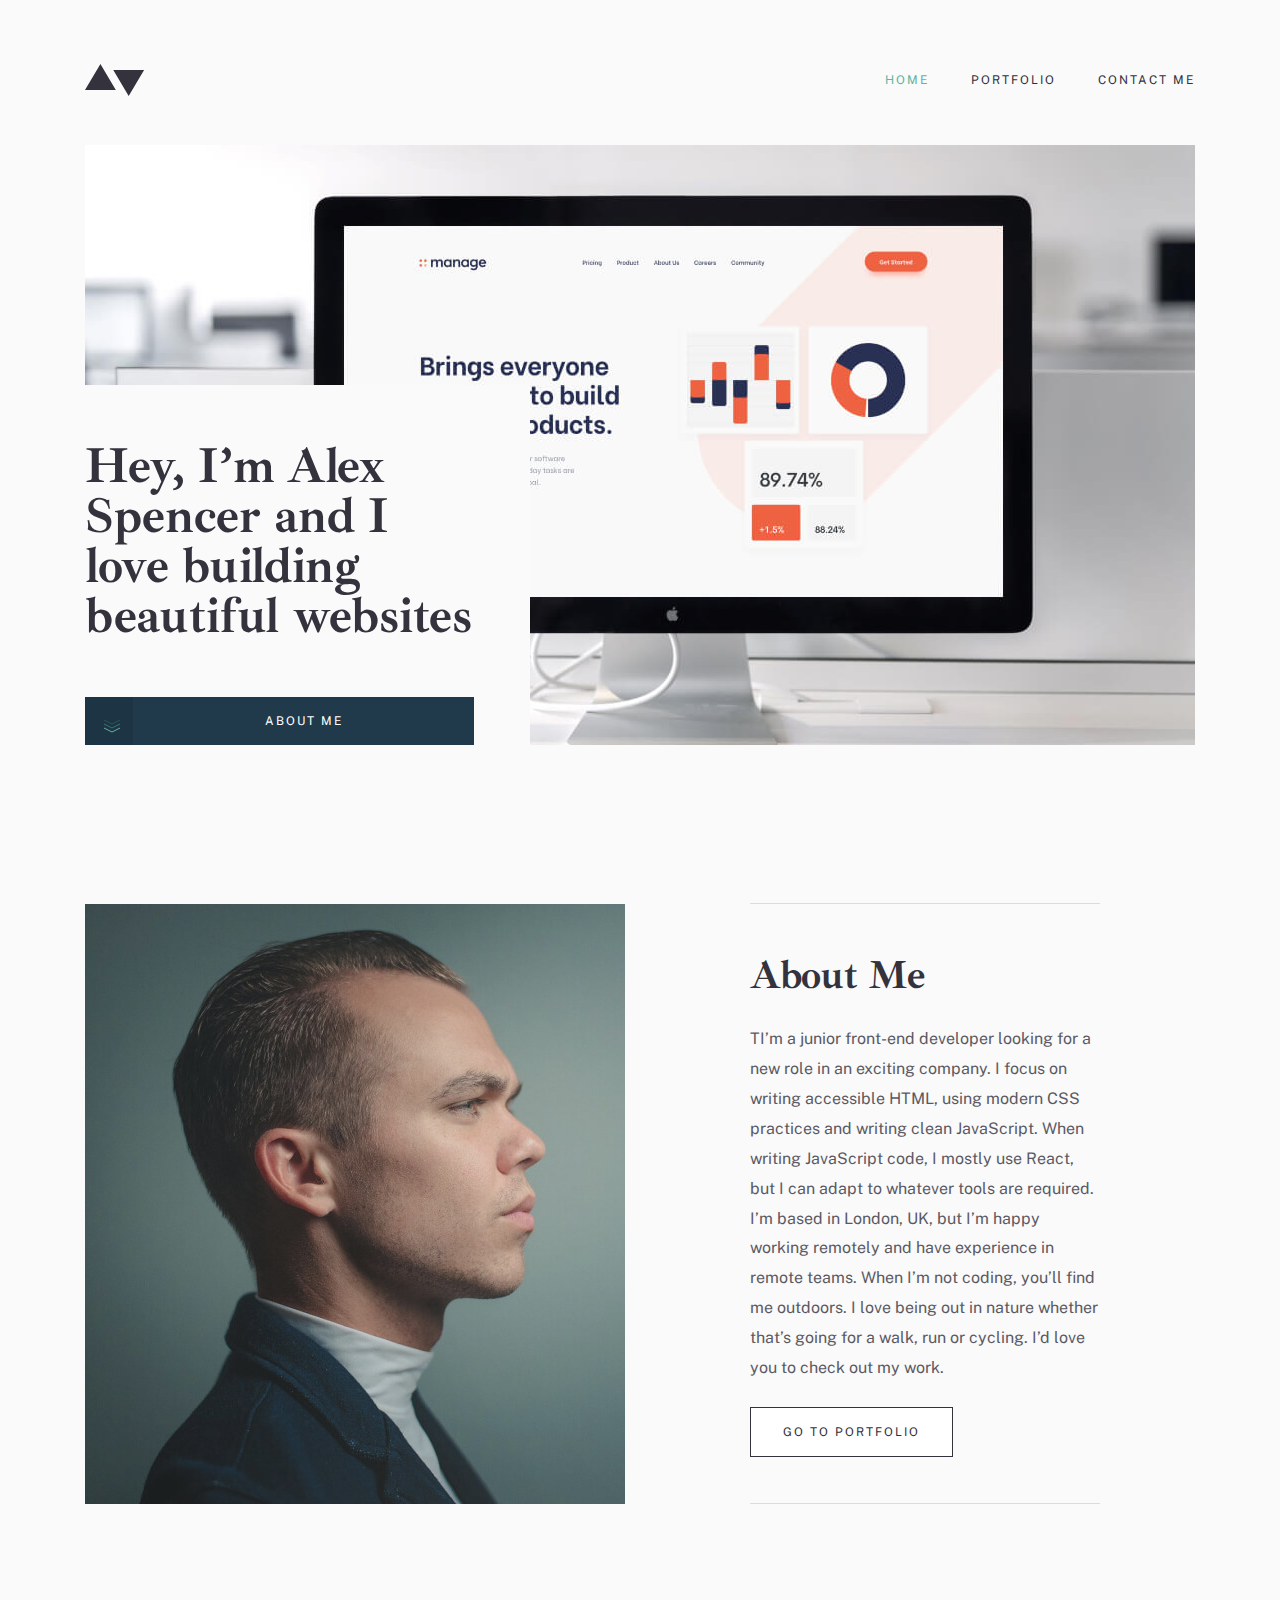
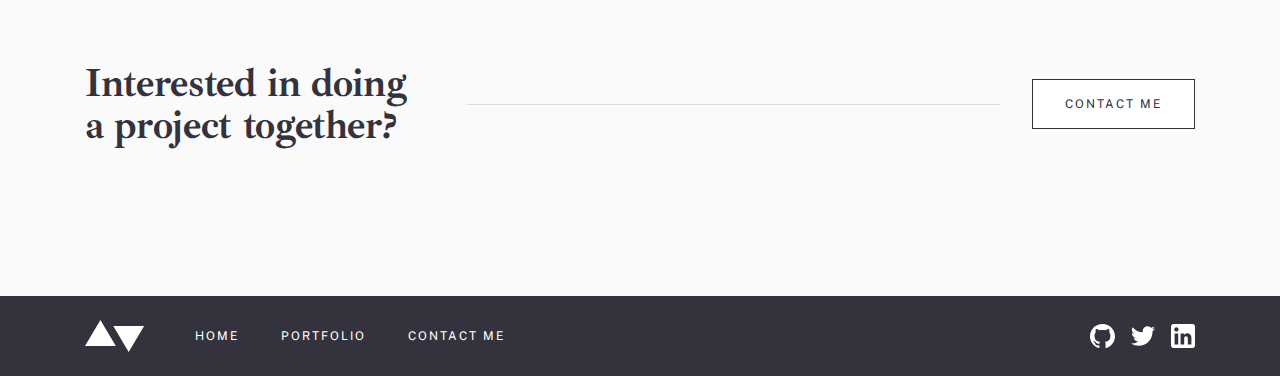
<file: index.html>
<!DOCTYPE html>
<html lang="en">
<head>
  <meta charset="UTF-8">
  <meta http-equiv="X-UA-Compatible" content="IE=edge">
  <meta name="viewport" content="width=device-width, initial-scale=1.0">
  <title>Minimalistic Portfolio</title>

  <!-- Stylesheets -->
  <link rel="stylesheet" href="css/normalize.css">
  <link rel="stylesheet" href="css/styles.css">
</head>
<body>

  <header class="site-header">
    <div class="container site-header__container">
      <a class="site-header__logo logo" href="index.html">
        <img class="logo-img-black" src="img/logo-black.svg" alt="site logo" width="60" height="32">
      </a>

      <!-- SITENAV -->
      <nav class="site-header__sitenav sitenav">
        <ul class="sitenav__list">
          <li class="sitenav__item"><a class="sitenav__link sitenav__link--active" href="index.html">Home</a></li>
          <li class="sitenav__item"><a class="sitenav__link" href="portfolio.html">Portfolio</a></li>
          <li class="sitenav__item"><a class="sitenav__link" href="#">Contact me</a></li>
        </ul>
      </nav>

      <button class="site-header__menu-button" type="button">
        <svg class="hamburger-icon" xmlns="http://www.w3.org/2000/svg" width="24" height="13" fill="none"><path fill="currentColor" d="M0 0h24v1H0zM0 6h24v1H0zM0 12h24v1H0z"/></svg>

        <svg class="cancel-icon" xmlns="http://www.w3.org/2000/svg" width="18" height="19" fill="none"><path fill="currentColor" fill-rule="evenodd" d="M9 8.793.87.66l-.708.707L8.294 9.5.162 17.632l.707.707 8.132-8.132 8.132 8.132.707-.707L9.708 9.5l8.132-8.132-.707-.707L9 8.793Z" clip-rule="evenodd"/></svg>
      </button>

    </div>
  </header>

  <main class="main-content">

    <!-- HERO -->
    <div class="hero">
      <div class="hero__container container">

        <picture class="hero__picture">
          <source srcset="img/hero-d.jpg 1x, img/hero-d@2x.jpg 2x" media="(min-width:1024px)">

          <source srcset="img/hero-t.jpg 1x, img/hero-t@2x.jpg 2x" media="(min-width:500px)">


          <img class="hero__img" src="img/hero-img.jpg" alt="" width="311" height="271" srcset="img/hero-img.jpg 1x, img/hero-img@2x.jpg 2x">
        </picture>

        <div class="hero__info-wrapper">
          <h1 class="hero__heading">Hey, I’m Alex Spencer and I love building beautiful websites</h1>

          <a class="hero__cta-button cta-button" href="#about-me">
            <div class="cta-button__icon">
              <svg xmlns="http://www.w3.org/2000/svg" width="18" height="14" fill="none"><path stroke="currentColor" d="m1 9 8 4 8-4"/><path stroke="currentColor" d="m1 5 8 4 8-4" opacity=".5"/><path stroke="currentColor" d="m1 1 8 4 8-4" opacity=".25"/></svg>
            </div>
            <div class="cta-button__text">About me</div>
          </a>
        </div>
      </div>
    </div>

    <section class="about-me" id="about-me">
      <div class="about-me__container container">
        <picture class="about-me__picture">
          <source srcset="img/about-me-img.jpg 1x, img/about-me-img@2x.jpg 2x" width="311" height="346" media="(max-width:650px)">

          <source srcset="img/about-me-img-tablet.jpg 1x, img/about-me-img-tablet.jpg 2x" media="(max-width:820px)">

          <img class="about-me__img" src="img/about-me-img-desktop.jpg" alt="my photo" width="540" height="600" srcset="img/about-me-img-desktop.jpg 1x, img/about-me-img-desktop.jpg 2x">
        </picture>

        <div class="about-me__info">
          <hr class="about-me__line project__line">

          <h3 class="project__name">About Me</h3>
          <p class="project__text">TI’m a junior front-end developer looking for a new role in an exciting company. I focus on writing accessible HTML, using modern CSS practices and writing clean JavaScript. When writing JavaScript code, I mostly use React, but I can adapt to whatever tools are required. I’m based in London, UK, but I’m happy working remotely and have experience in remote teams. When I’m not coding, you’ll find me outdoors. I love being out in nature whether that’s going for a walk, run or cycling. I’d love you to check out my work.</p>
          <a class="button" href="portfolio.html">Go to portfolio</a>

          <hr class="about-me__line project__line">
        </div>
      </div>
    </section>

    <!-- CTA -->
    <div class="cta">
      <div class="cta__container container">
        <h3 class="project__name">Interested in doing a project together?</h3>
        <a class="button" href="contact-me.html">Contact me</a>
      </div>
    </div>
  </main>

  <footer class="site-footer">
    <div class="site-footer__container container">
      <a class="site-footer__logo logo" href="index.html">
        <img class="logo-img-white" src="img/site-logo-white.svg" alt="site footer logo" width="60" height="32">
      </a>

      <!-- SITENAV -->
      <nav class="site-footer__sitenav sitenav">
        <ul class="sitenav__list">
          <li class="sitenav__item"><a class="sitenav__link" href="index.html">Home</a></li>
          <li class="sitenav__item"><a class="sitenav__link" href="portfolio.html">Portfolio</a></li>
          <li class="sitenav__item"><a class="sitenav__link" href="contact-me.html">Contact me</a></li>
        </ul>
      </nav>

      <!-- SOCIALS -->
      <ul class="site-footer__socials socials">
        <li class="socials__item">
          <a class="socials__link" href="#" target="_blank" aria-label="GitHub profile">
            <svg xmlns="http://www.w3.org/2000/svg" width="25" height="24" fill="none"><path fill="currentColor" d="M12.5 0C5.594 0 0 5.51 0 12.305c0 5.437 3.581 10.048 8.547 11.674.625.116.854-.265.854-.592 0-.292-.01-1.066-.016-2.092-3.477.742-4.21-1.65-4.21-1.65-.569-1.42-1.39-1.8-1.39-1.8-1.133-.764.087-.748.087-.748 1.255.086 1.914 1.268 1.914 1.268 1.115 1.881 2.927 1.338 3.641 1.024.113-.797.434-1.338.792-1.646-2.776-.308-5.694-1.366-5.694-6.08 0-1.343.484-2.44 1.286-3.302-.14-.31-.562-1.562.11-3.256 0 0 1.047-.33 3.437 1.261 1-.273 2.063-.409 3.125-.415 1.063.006 2.125.142 3.125.415 2.375-1.591 3.422-1.261 3.422-1.261.672 1.694.25 2.945.125 3.256.797.861 1.281 1.959 1.281 3.302 0 4.727-2.921 5.767-5.703 6.07.438.369.844 1.123.844 2.276 0 1.647-.015 2.97-.015 3.37 0 .322.218.707.859.584 5-1.615 8.579-6.23 8.579-11.659C25 5.51 19.403 0 12.5 0Z"/></svg>
          </a>
        </li>
        <li class="socials__item">
          <a class="socials__link" href="#" target="_blank" aria-label="twitter profile">
            <svg xmlns="http://www.w3.org/2000/svg" width="24" height="20" fill="none"><path fill="currentColor" d="M24 2.557a9.83 9.83 0 0 1-2.828.775A4.932 4.932 0 0 0 23.337.608a9.864 9.864 0 0 1-3.127 1.195A4.916 4.916 0 0 0 16.616.248c-3.179 0-5.515 2.966-4.797 6.045A13.978 13.978 0 0 1 1.671 1.149a4.93 4.93 0 0 0 1.523 6.574 4.903 4.903 0 0 1-2.229-.616c-.054 2.281 1.581 4.415 3.949 4.89a4.935 4.935 0 0 1-2.224.084 4.928 4.928 0 0 0 4.6 3.419A9.9 9.9 0 0 1 0 17.54a13.94 13.94 0 0 0 7.548 2.212c9.142 0 14.307-7.721 13.995-14.646A10.025 10.025 0 0 0 24 2.557Z"/></svg>
          </a>
        </li>
        <li class="socials__item">
          <a class="socials__link" href="#" target="_blank" aria-label="LinkedIn profile">
            <svg xmlns="http://www.w3.org/2000/svg" width="24" height="24" fill="none"><path fill="currentColor" fill-rule="evenodd" d="M2.4 0h19.2C22.92 0 24 1.08 24 2.4v19.2c0 1.32-1.08 2.4-2.4 2.4H2.4C1.08 24 0 22.92 0 21.6V2.4C0 1.08 1.08 0 2.4 0Zm1.2 20.4h3.6V9.6H3.6v10.8ZM5.4 7.56c-1.2 0-2.16-.96-2.16-2.16 0-1.2.96-2.16 2.16-2.16 1.2 0 2.16.96 2.16 2.16 0 1.2-.96 2.16-2.16 2.16ZM16.8 20.4h3.6v-6.84c0-2.28-1.92-4.2-4.2-4.2-1.08 0-2.4.72-3 1.68V9.6H9.6v10.8h3.6v-6.36c0-.96.84-1.8 1.8-1.8.96 0 1.8.84 1.8 1.8v6.36Z" clip-rule="evenodd"/></svg>
          </a>
        </li>
      </ul>

    </div>
  </footer>

  <script src="js/main.js"></script>
</body>
</html>
</file>
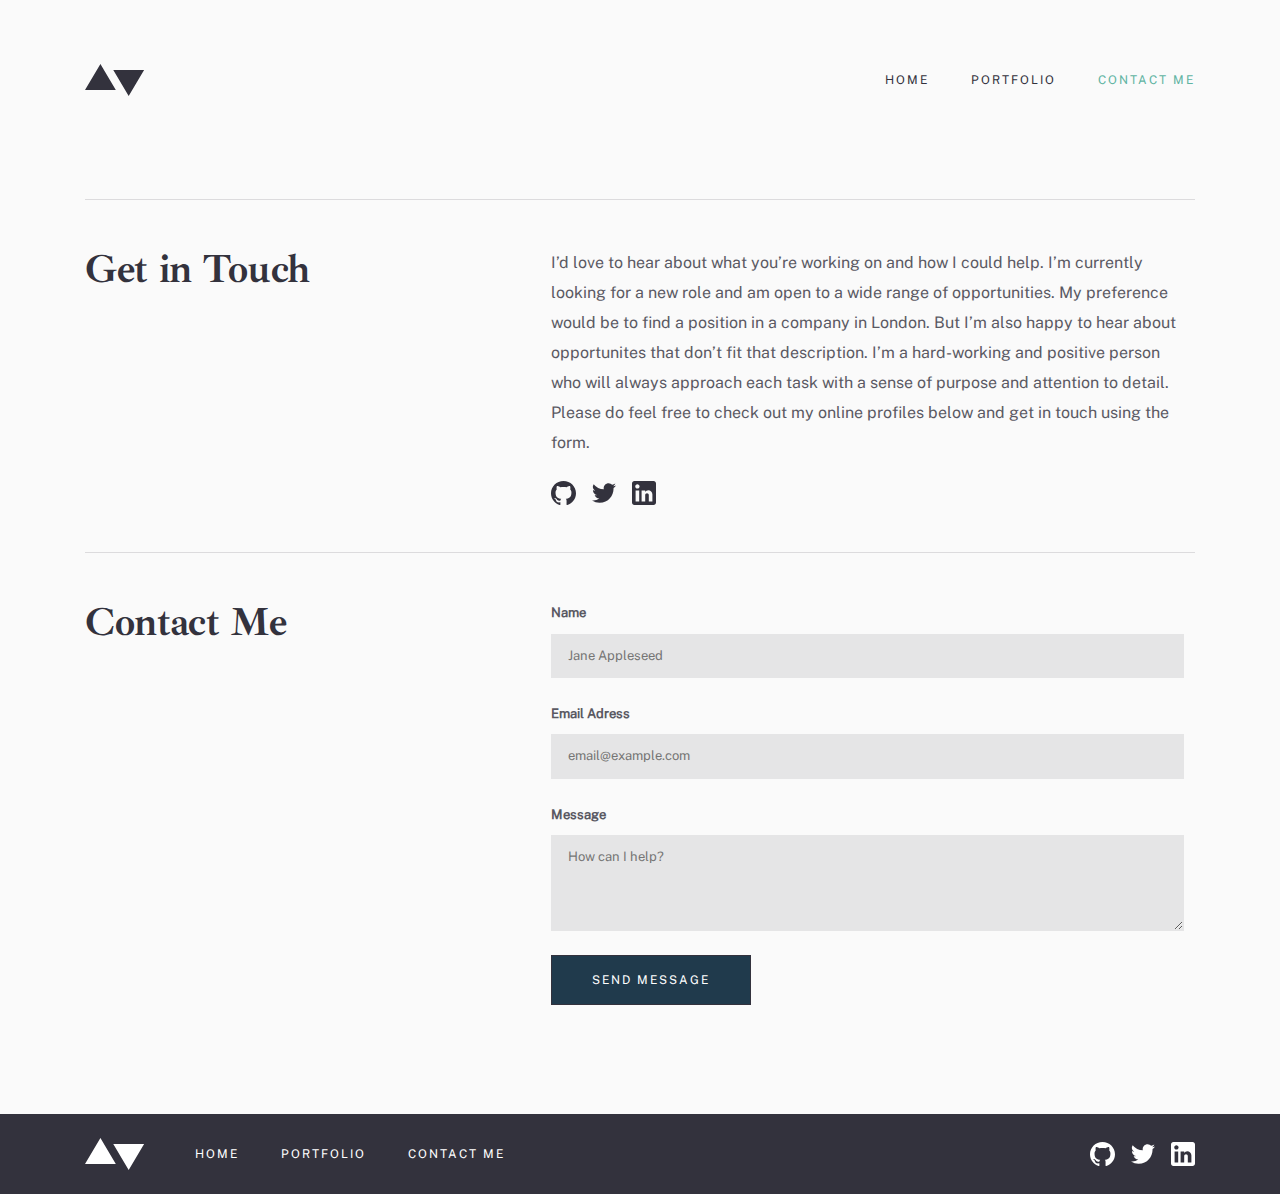
<file: contact-me.html>
<!DOCTYPE html>
<html lang="en">
<head>
  <meta charset="UTF-8">
  <meta http-equiv="X-UA-Compatible" content="IE=edge">
  <meta name="viewport" content="width=device-width, initial-scale=1.0">
  <title>Contact me</title>

  <!-- Stylesheets -->
  <link rel="stylesheet" href="css/normalize.css">
  <link rel="stylesheet" href="css/styles.css">
</head>
<body>

  <header class="site-header">
    <div class="container site-header__container">
      <a class="site-header__logo logo" href="index.html">
        <img class="logo-img-black" src="img/logo-black.svg" alt="site logo" width="60" height="32">
      </a>

      <!-- SITENAV -->
      <nav class="site-header__sitenav sitenav">
        <ul class="sitenav__list">
          <li class="sitenav__item"><a class="sitenav__link" href="index.html">Home</a></li>
          <li class="sitenav__item"><a class="sitenav__link" href="portfolio.html">Portfolio</a></li>
          <li class="sitenav__item"><a class="sitenav__link sitenav__link--active" href="contact-me.html">Contact me</a></li>
        </ul>
      </nav>

      <button class="site-header__menu-button" type="button">
        <svg class="hamburger-icon" xmlns="http://www.w3.org/2000/svg" width="24" height="13" fill="none"><path fill="currentColor" d="M0 0h24v1H0zM0 6h24v1H0zM0 12h24v1H0z"/></svg>

        <svg class="cancel-icon" xmlns="http://www.w3.org/2000/svg" width="18" height="19" fill="none"><path fill="currentColor" fill-rule="evenodd" d="M9 8.793.87.66l-.708.707L8.294 9.5.162 17.632l.707.707 8.132-8.132 8.132 8.132.707-.707L9.708 9.5l8.132-8.132-.707-.707L9 8.793Z" clip-rule="evenodd"/></svg>
      </button>

    </div>
  </header>

  <main class="main-content">
    <h1 class="visually-hidden">Contacts</h1>
    <section class="contact-me">
      <div class="contact-me__container container">
        <div class="contact-me__content contact-me--content-info">
          <h2 class="contact-me__title">Get in Touch</h2>
          <div class="contact-me__info-socials">
            <p class="contact-me__text">I’d love to hear about what you’re working on and how I could help. I’m currently looking for a new role and am open to a wide range of opportunities. My preference would be to find a position in a company in London. But I’m also happy to hear about opportunites that don’t fit that description. I’m a hard-working and positive person who will always approach each task with a sense of purpose and attention to detail. Please do feel free to check out my online profiles below and get in touch using the form.</p>
            <!-- SOCIALS -->
            <ul class="socials">
              <li class="socials__item">
                <a class="socials__link" href="#" target="_blank" aria-label="GitHub profile">
                  <svg xmlns="http://www.w3.org/2000/svg" width="25" height="24" fill="none"><path fill="currentColor" d="M12.5 0C5.594 0 0 5.51 0 12.305c0 5.437 3.581 10.048 8.547 11.674.625.116.854-.265.854-.592 0-.292-.01-1.066-.016-2.092-3.477.742-4.21-1.65-4.21-1.65-.569-1.42-1.39-1.8-1.39-1.8-1.133-.764.087-.748.087-.748 1.255.086 1.914 1.268 1.914 1.268 1.115 1.881 2.927 1.338 3.641 1.024.113-.797.434-1.338.792-1.646-2.776-.308-5.694-1.366-5.694-6.08 0-1.343.484-2.44 1.286-3.302-.14-.31-.562-1.562.11-3.256 0 0 1.047-.33 3.437 1.261 1-.273 2.063-.409 3.125-.415 1.063.006 2.125.142 3.125.415 2.375-1.591 3.422-1.261 3.422-1.261.672 1.694.25 2.945.125 3.256.797.861 1.281 1.959 1.281 3.302 0 4.727-2.921 5.767-5.703 6.07.438.369.844 1.123.844 2.276 0 1.647-.015 2.97-.015 3.37 0 .322.218.707.859.584 5-1.615 8.579-6.23 8.579-11.659C25 5.51 19.403 0 12.5 0Z"/></svg>
                </a>
              </li>
              <li class="socials__item">
                <a class="socials__link" href="#" target="_blank" aria-label="twitter profile">
                  <svg xmlns="http://www.w3.org/2000/svg" width="24" height="20" fill="none"><path fill="currentColor" d="M24 2.557a9.83 9.83 0 0 1-2.828.775A4.932 4.932 0 0 0 23.337.608a9.864 9.864 0 0 1-3.127 1.195A4.916 4.916 0 0 0 16.616.248c-3.179 0-5.515 2.966-4.797 6.045A13.978 13.978 0 0 1 1.671 1.149a4.93 4.93 0 0 0 1.523 6.574 4.903 4.903 0 0 1-2.229-.616c-.054 2.281 1.581 4.415 3.949 4.89a4.935 4.935 0 0 1-2.224.084 4.928 4.928 0 0 0 4.6 3.419A9.9 9.9 0 0 1 0 17.54a13.94 13.94 0 0 0 7.548 2.212c9.142 0 14.307-7.721 13.995-14.646A10.025 10.025 0 0 0 24 2.557Z"/></svg>
                </a>
              </li>
              <li class="socials__item">
                <a class="socials__link" href="#" target="_blank" aria-label="LinkedIn profile">
                  <svg xmlns="http://www.w3.org/2000/svg" width="24" height="24" fill="none"><path fill="currentColor" fill-rule="evenodd" d="M2.4 0h19.2C22.92 0 24 1.08 24 2.4v19.2c0 1.32-1.08 2.4-2.4 2.4H2.4C1.08 24 0 22.92 0 21.6V2.4C0 1.08 1.08 0 2.4 0Zm1.2 20.4h3.6V9.6H3.6v10.8ZM5.4 7.56c-1.2 0-2.16-.96-2.16-2.16 0-1.2.96-2.16 2.16-2.16 1.2 0 2.16.96 2.16 2.16 0 1.2-.96 2.16-2.16 2.16ZM16.8 20.4h3.6v-6.84c0-2.28-1.92-4.2-4.2-4.2-1.08 0-2.4.72-3 1.68V9.6H9.6v10.8h3.6v-6.36c0-.96.84-1.8 1.8-1.8.96 0 1.8.84 1.8 1.8v6.36Z" clip-rule="evenodd"/></svg>
                </a>
              </li>
            </ul>
          </div>
        </div>

        <!-- CONTACT-FORM -->
        <section class="contact-me__content">
          <h2 class="contact-me__title">Contact Me</h2>

          <form class="form" action="https://echo.htmlacademy.ru" method="POST">
            <div class="form__group">
              <label class="form__label" for="name-iput">Name</label>
              <input class="form__input" type="text" name="name" id="name-iput" placeholder="Jane Appleseed" required>
            </div>

            <div class="form__group">
              <label class="form__label" for="email-iput">Email Adress</label>
              <input class="form__input" type="text" name="email" id="email-iput" placeholder="email@example.com" required pattern = "[^@\s]+@[^@\s]+\.[^@\s]+" >
              <div class="form__error-message">Please enter valid email.</div>
            </div>

            <div class="form__group">
              <label class="form__label" for="message-iput">Message</label>
              <textarea class="form__input form__textarea" name="message" id="message-input" placeholder="How can I help?" required></textarea>
            </div>
              <button class="solid-button" type="submit">Send message</button>
          </form>
        </section>
      </div>
    </section>
  </main>

  <footer class="site-footer">
    <div class="site-footer__container container">
      <a class="site-footer__logo logo" href="index.html">
        <img class="logo-img-white" src="img/site-logo-white.svg" alt="site footer logo" width="60" height="32">
      </a>

      <!-- SITENAV -->
      <nav class="site-footer__sitenav sitenav">
        <ul class="sitenav__list">
          <li class="sitenav__item"><a class="sitenav__link" href="index.html">Home</a></li>
          <li class="sitenav__item"><a class="sitenav__link" href="portfolio.html">Portfolio</a></li>
          <li class="sitenav__item"><a class="sitenav__link" href="contact-me.html">Contact me</a></li>
        </ul>
      </nav>

      <!-- SOCIALS -->
      <ul class="site-footer__socials socials">
        <li class="socials__item">
          <a class="socials__link" href="#" target="_blank" aria-label="GitHub profile">
            <svg xmlns="http://www.w3.org/2000/svg" width="25" height="24" fill="none"><path fill="currentColor" d="M12.5 0C5.594 0 0 5.51 0 12.305c0 5.437 3.581 10.048 8.547 11.674.625.116.854-.265.854-.592 0-.292-.01-1.066-.016-2.092-3.477.742-4.21-1.65-4.21-1.65-.569-1.42-1.39-1.8-1.39-1.8-1.133-.764.087-.748.087-.748 1.255.086 1.914 1.268 1.914 1.268 1.115 1.881 2.927 1.338 3.641 1.024.113-.797.434-1.338.792-1.646-2.776-.308-5.694-1.366-5.694-6.08 0-1.343.484-2.44 1.286-3.302-.14-.31-.562-1.562.11-3.256 0 0 1.047-.33 3.437 1.261 1-.273 2.063-.409 3.125-.415 1.063.006 2.125.142 3.125.415 2.375-1.591 3.422-1.261 3.422-1.261.672 1.694.25 2.945.125 3.256.797.861 1.281 1.959 1.281 3.302 0 4.727-2.921 5.767-5.703 6.07.438.369.844 1.123.844 2.276 0 1.647-.015 2.97-.015 3.37 0 .322.218.707.859.584 5-1.615 8.579-6.23 8.579-11.659C25 5.51 19.403 0 12.5 0Z"/></svg>
          </a>
        </li>
        <li class="socials__item">
          <a class="socials__link" href="#" target="_blank" aria-label="twitter profile">
            <svg xmlns="http://www.w3.org/2000/svg" width="24" height="20" fill="none"><path fill="currentColor" d="M24 2.557a9.83 9.83 0 0 1-2.828.775A4.932 4.932 0 0 0 23.337.608a9.864 9.864 0 0 1-3.127 1.195A4.916 4.916 0 0 0 16.616.248c-3.179 0-5.515 2.966-4.797 6.045A13.978 13.978 0 0 1 1.671 1.149a4.93 4.93 0 0 0 1.523 6.574 4.903 4.903 0 0 1-2.229-.616c-.054 2.281 1.581 4.415 3.949 4.89a4.935 4.935 0 0 1-2.224.084 4.928 4.928 0 0 0 4.6 3.419A9.9 9.9 0 0 1 0 17.54a13.94 13.94 0 0 0 7.548 2.212c9.142 0 14.307-7.721 13.995-14.646A10.025 10.025 0 0 0 24 2.557Z"/></svg>
          </a>
        </li>
        <li class="socials__item">
          <a class="socials__link" href="#" target="_blank" aria-label="LinkedIn profile">
            <svg xmlns="http://www.w3.org/2000/svg" width="24" height="24" fill="none"><path fill="currentColor" fill-rule="evenodd" d="M2.4 0h19.2C22.92 0 24 1.08 24 2.4v19.2c0 1.32-1.08 2.4-2.4 2.4H2.4C1.08 24 0 22.92 0 21.6V2.4C0 1.08 1.08 0 2.4 0Zm1.2 20.4h3.6V9.6H3.6v10.8ZM5.4 7.56c-1.2 0-2.16-.96-2.16-2.16 0-1.2.96-2.16 2.16-2.16 1.2 0 2.16.96 2.16 2.16 0 1.2-.96 2.16-2.16 2.16ZM16.8 20.4h3.6v-6.84c0-2.28-1.92-4.2-4.2-4.2-1.08 0-2.4.72-3 1.68V9.6H9.6v10.8h3.6v-6.36c0-.96.84-1.8 1.8-1.8.96 0 1.8.84 1.8 1.8v6.36Z" clip-rule="evenodd"/></svg>
          </a>
        </li>
      </ul>

    </div>
  </footer>

  <script src="js/main.js"></script>
</body>
</html>
</file>
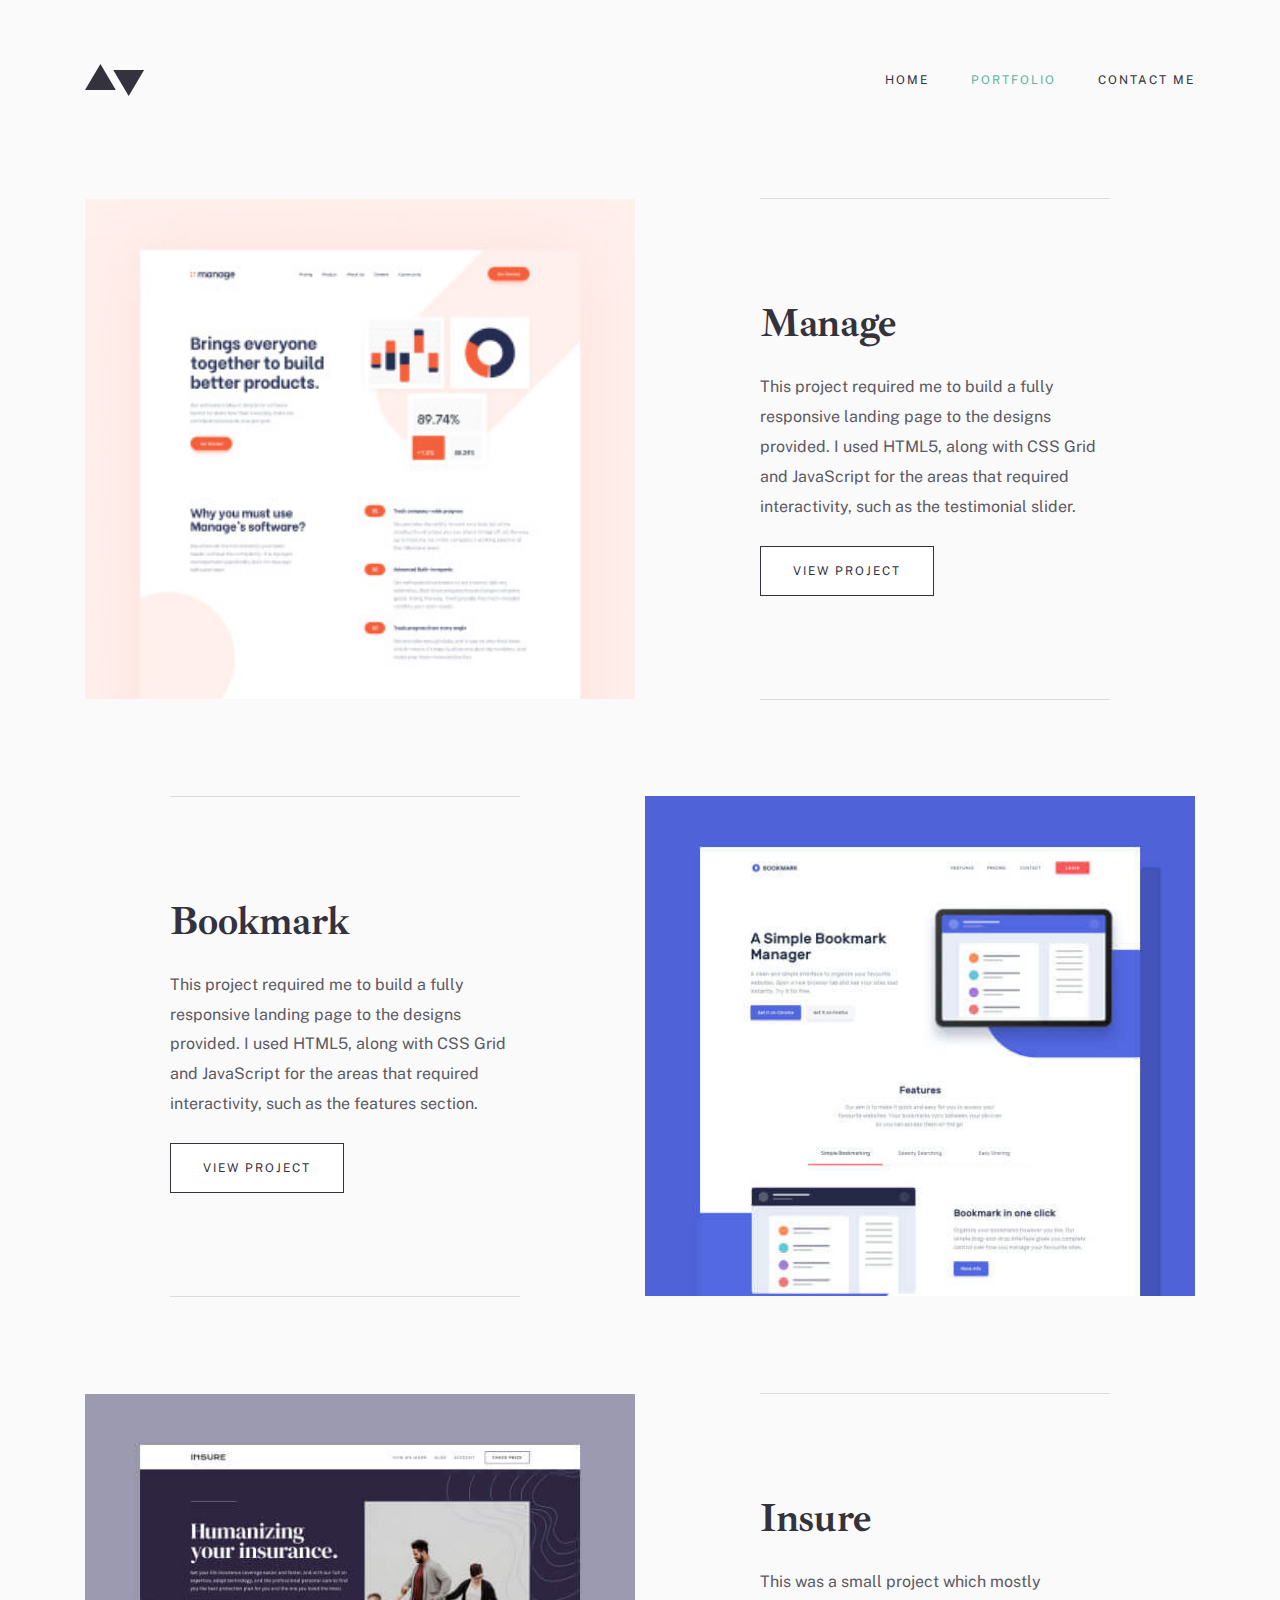
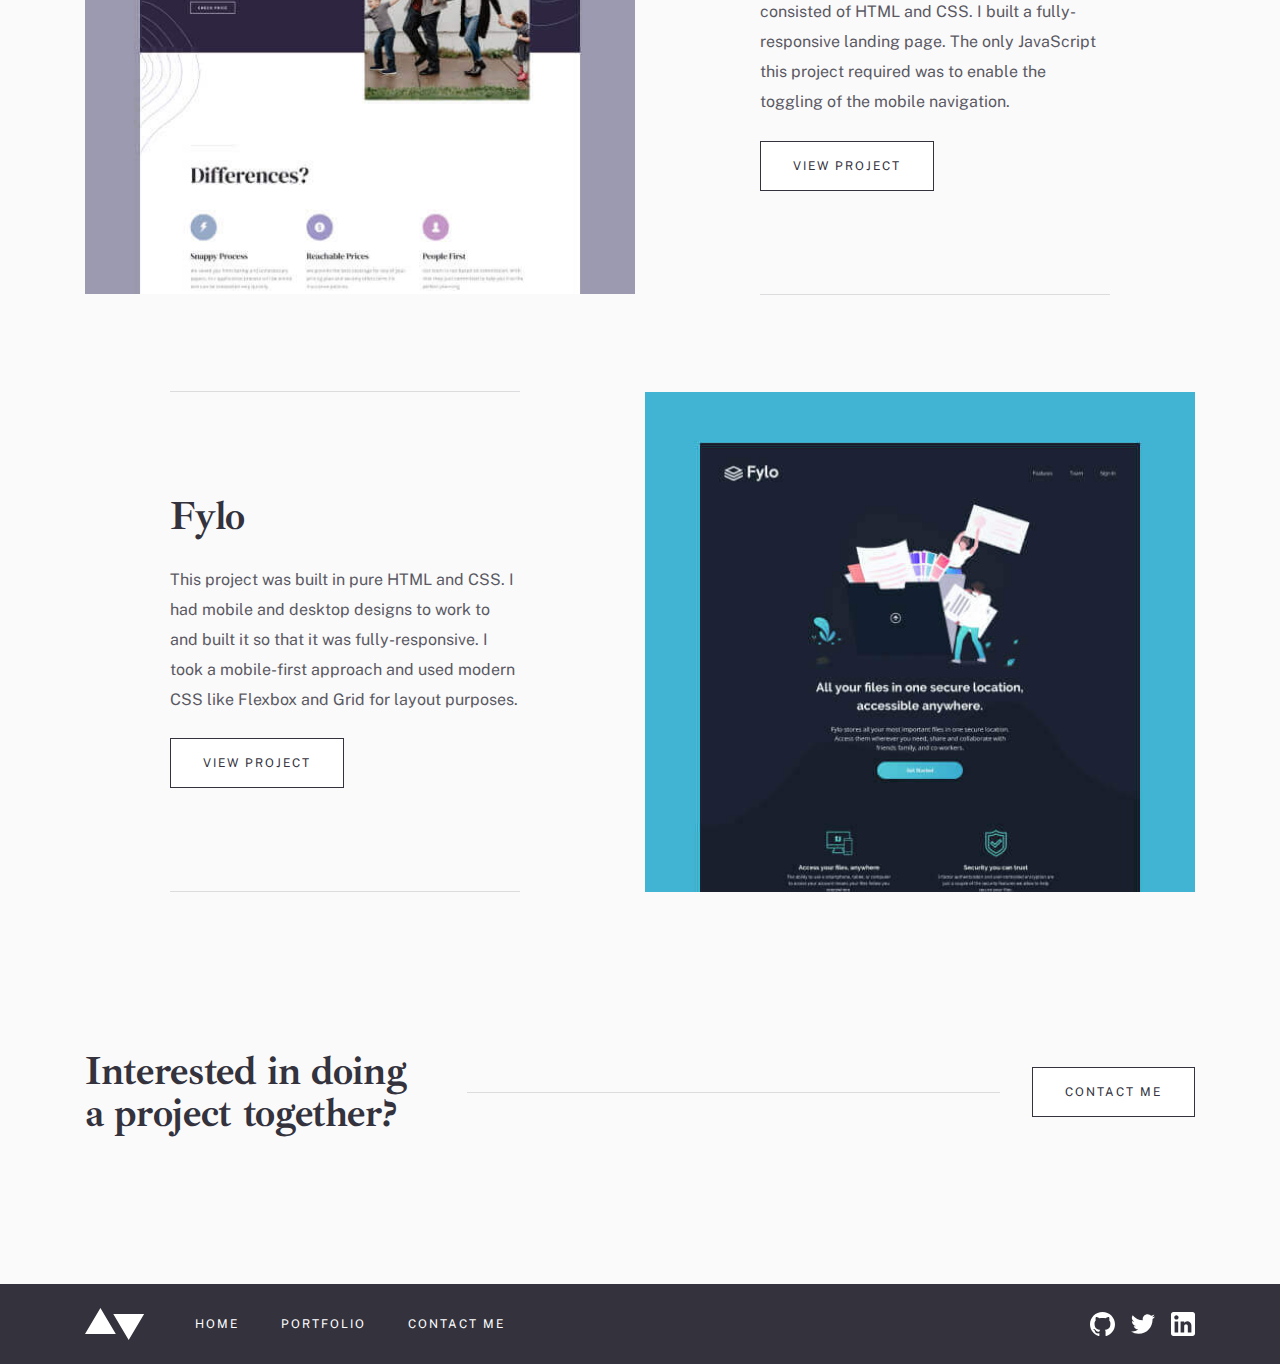
<file: portfolio.html>
<!DOCTYPE html>
<html lang="en">
<head>
  <meta charset="UTF-8">
  <meta http-equiv="X-UA-Compatible" content="IE=edge">
  <meta name="viewport" content="width=device-width, initial-scale=1.0">
  <title>Portfolio</title>

  <!-- Stylesheets -->
  <link rel="stylesheet" href="css/normalize.css">
  <link rel="stylesheet" href="css/styles.css">
</head>
<body>

  <header class="site-header">
    <div class="container site-header__container">
      <a class="site-header__logo logo" href="index.html">
        <img class="logo-img-black" src="img/logo-black.svg" alt="site logo" width="60" height="32">
      </a>

      <!-- SITENAV -->
      <nav class="site-header__sitenav sitenav">
        <ul class="sitenav__list">
          <li class="sitenav__item"><a class="sitenav__link" href="index.html">Home</a></li>
          <li class="sitenav__item"><a class="sitenav__link sitenav__link--active" href="#">Portfolio</a></li>
          <li class="sitenav__item"><a class="sitenav__link" href="#">Contact me</a></li>
        </ul>
      </nav>

      <button class="site-header__menu-button" type="button">
        <svg class="hamburger-icon" xmlns="http://www.w3.org/2000/svg" width="24" height="13" fill="none"><path fill="currentColor" d="M0 0h24v1H0zM0 6h24v1H0zM0 12h24v1H0z"/></svg>

        <svg class="cancel-icon" xmlns="http://www.w3.org/2000/svg" width="18" height="19" fill="none"><path fill="currentColor" fill-rule="evenodd" d="M9 8.793.87.66l-.708.707L8.294 9.5.162 17.632l.707.707 8.132-8.132 8.132 8.132.707-.707L9.708 9.5l8.132-8.132-.707-.707L9 8.793Z" clip-rule="evenodd"/></svg>
      </button>

    </div>
  </header>

  <main class="main-content">

    <section class="projects">
      <div class="projects__container container">
        <ul class="projects__list">
          <!-- PROJECT -->
          <li class="projects__item project">
            <img class="project__img" src="img/manage-preview.jpg" alt="" width="540" height="500" srcset="img/manage-preview.jpg 1x, img/manage-preview@2x.jpg 2x">

            <div class="project__info">
              <hr class="project__line">

              <h3 class="project__name">Manage</h3>
              <p class="project__text">This project required me to build a fully responsive landing page to the designs provided. I used HTML5, along with CSS Grid and JavaScript for the areas that required interactivity, such as the testimonial slider.</p>
              <button class="button" type="button">View project</button>

              <hr class="project__line">
            </div>
          </li>
          <!-- PROJECT -->
          <li class="projects__item project">
            <img class="project__img" src="img/bookmark-preview-desktop.jpg" alt="" width="540" height="500" srcset="img/bookmark-preview-desktop.jpg 1x, img/bookmark-preview-desktop@2x.jpg 2x">

            <div class="project__info">
              <hr class="project__line">

              <h3 class="project__name">Bookmark</h3>
              <p class="project__text">This project required me to build a fully responsive landing page to the designs provided. I used HTML5, along with CSS Grid and JavaScript for the areas that required interactivity, such as the features section.</p>
              <button class="button" type="button">View project</button>

              <hr class="project__line">
            </div>
          </li>
          <!-- PROJECT -->
          <li class="projects__item project">
            <img class="project__img" src="img/insure-preview-desktop.jpg" alt="" width="540" height="500" srcset="img/insure-preview-desktop.jpg 1x, img/insure-preview-desktop@2x.jpg 2x">

            <div class="project__info">
              <hr class="project__line">

              <h3 class="project__name">Insure</h3>
              <p class="project__text">This was a small project which mostly consisted of HTML and CSS. I built a fully-responsive landing page. The only JavaScript this project required was to enable the toggling of the mobile navigation.</p>
              <button class="button" type="button">View project</button>

              <hr class="project__line">
            </div>
          </li>
          <!-- PROJECT -->
          <li class="projects__item project">
            <img class="project__img" src="img/fylo-preview-desktop.jpg" alt="" width="540" height="500" srcset="img/fylo-preview-desktop.jpg 1x, img/fylo-preview-desktop@2x.jpg 2x">

            <div class="project__info">
              <hr class="project__line">

              <h3 class="project__name">Fylo</h3>
              <p class="project__text">This project was built in pure HTML and CSS. I had mobile and desktop designs to work to and built it so that it was fully-responsive. I took a mobile-first approach and used modern CSS like Flexbox and Grid for layout purposes.</p>
              <button class="button" type="button">View project</button>

              <hr class="project__line">
            </div>
          </li>
        </ul>
      </div>
    </section>

    <!-- CTA -->
    <div class="cta">
      <div class="cta__container container">
        <h3 class="project__name">Interested in doing a project together?</h3>
        <a class="button" href="contact-me.html">Contact me</a>
      </div>
    </div>

  </main>

  <footer class="site-footer">
    <div class="site-footer__container container">
      <a class="site-footer__logo logo" href="index.html">
        <img class="logo-img-white" src="img/site-logo-white.svg" alt="site footer logo" width="60" height="32">
      </a>

      <!-- SITENAV -->
      <nav class="site-footer__sitenav sitenav">
        <ul class="sitenav__list">
          <li class="sitenav__item"><a class="sitenav__link" href="#">Home</a></li>
          <li class="sitenav__item"><a class="sitenav__link" href="#">Portfolio</a></li>
          <li class="sitenav__item"><a class="sitenav__link" href="#">Contact me</a></li>
        </ul>
      </nav>

      <!-- SOCIALS -->
      <ul class="site-footer__socials socials">
        <li class="socials__item">
          <a class="socials__link" href="#" target="_blank" aria-label="GitHub profile">
            <svg xmlns="http://www.w3.org/2000/svg" width="25" height="24" fill="none"><path fill="currentColor" d="M12.5 0C5.594 0 0 5.51 0 12.305c0 5.437 3.581 10.048 8.547 11.674.625.116.854-.265.854-.592 0-.292-.01-1.066-.016-2.092-3.477.742-4.21-1.65-4.21-1.65-.569-1.42-1.39-1.8-1.39-1.8-1.133-.764.087-.748.087-.748 1.255.086 1.914 1.268 1.914 1.268 1.115 1.881 2.927 1.338 3.641 1.024.113-.797.434-1.338.792-1.646-2.776-.308-5.694-1.366-5.694-6.08 0-1.343.484-2.44 1.286-3.302-.14-.31-.562-1.562.11-3.256 0 0 1.047-.33 3.437 1.261 1-.273 2.063-.409 3.125-.415 1.063.006 2.125.142 3.125.415 2.375-1.591 3.422-1.261 3.422-1.261.672 1.694.25 2.945.125 3.256.797.861 1.281 1.959 1.281 3.302 0 4.727-2.921 5.767-5.703 6.07.438.369.844 1.123.844 2.276 0 1.647-.015 2.97-.015 3.37 0 .322.218.707.859.584 5-1.615 8.579-6.23 8.579-11.659C25 5.51 19.403 0 12.5 0Z"/></svg>
          </a>
        </li>
        <li class="socials__item">
          <a class="socials__link" href="#" target="_blank" aria-label="twitter profile">
            <svg xmlns="http://www.w3.org/2000/svg" width="24" height="20" fill="none"><path fill="currentColor" d="M24 2.557a9.83 9.83 0 0 1-2.828.775A4.932 4.932 0 0 0 23.337.608a9.864 9.864 0 0 1-3.127 1.195A4.916 4.916 0 0 0 16.616.248c-3.179 0-5.515 2.966-4.797 6.045A13.978 13.978 0 0 1 1.671 1.149a4.93 4.93 0 0 0 1.523 6.574 4.903 4.903 0 0 1-2.229-.616c-.054 2.281 1.581 4.415 3.949 4.89a4.935 4.935 0 0 1-2.224.084 4.928 4.928 0 0 0 4.6 3.419A9.9 9.9 0 0 1 0 17.54a13.94 13.94 0 0 0 7.548 2.212c9.142 0 14.307-7.721 13.995-14.646A10.025 10.025 0 0 0 24 2.557Z"/></svg>
          </a>
        </li>
        <li class="socials__item">
          <a class="socials__link" href="#" target="_blank" aria-label="LinkedIn profile">
            <svg xmlns="http://www.w3.org/2000/svg" width="24" height="24" fill="none"><path fill="currentColor" fill-rule="evenodd" d="M2.4 0h19.2C22.92 0 24 1.08 24 2.4v19.2c0 1.32-1.08 2.4-2.4 2.4H2.4C1.08 24 0 22.92 0 21.6V2.4C0 1.08 1.08 0 2.4 0Zm1.2 20.4h3.6V9.6H3.6v10.8ZM5.4 7.56c-1.2 0-2.16-.96-2.16-2.16 0-1.2.96-2.16 2.16-2.16 1.2 0 2.16.96 2.16 2.16 0 1.2-.96 2.16-2.16 2.16ZM16.8 20.4h3.6v-6.84c0-2.28-1.92-4.2-4.2-4.2-1.08 0-2.4.72-3 1.68V9.6H9.6v10.8h3.6v-6.36c0-.96.84-1.8 1.8-1.8.96 0 1.8.84 1.8 1.8v6.36Z" clip-rule="evenodd"/></svg>
          </a>
        </li>
      </ul>

    </div>
  </footer>

  <script src="js/main.js"></script>
</body>
</html>
</file>
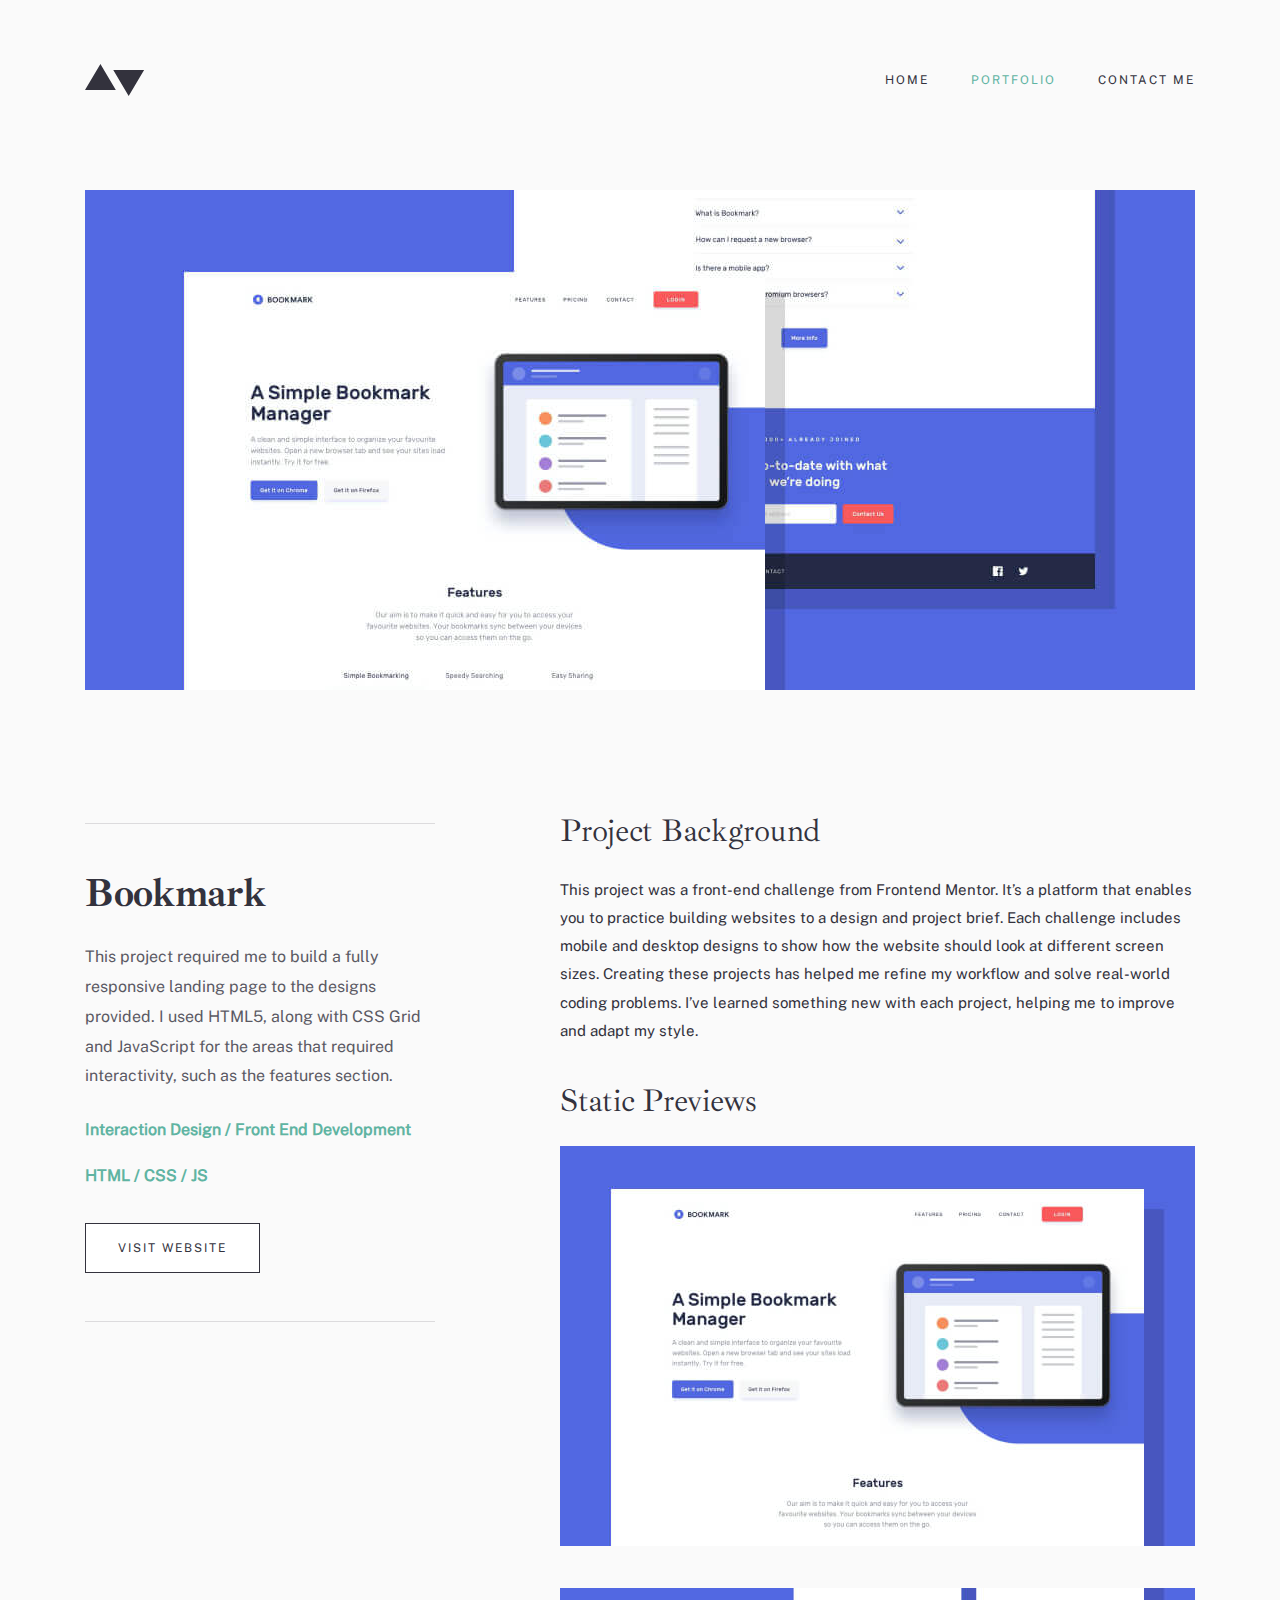
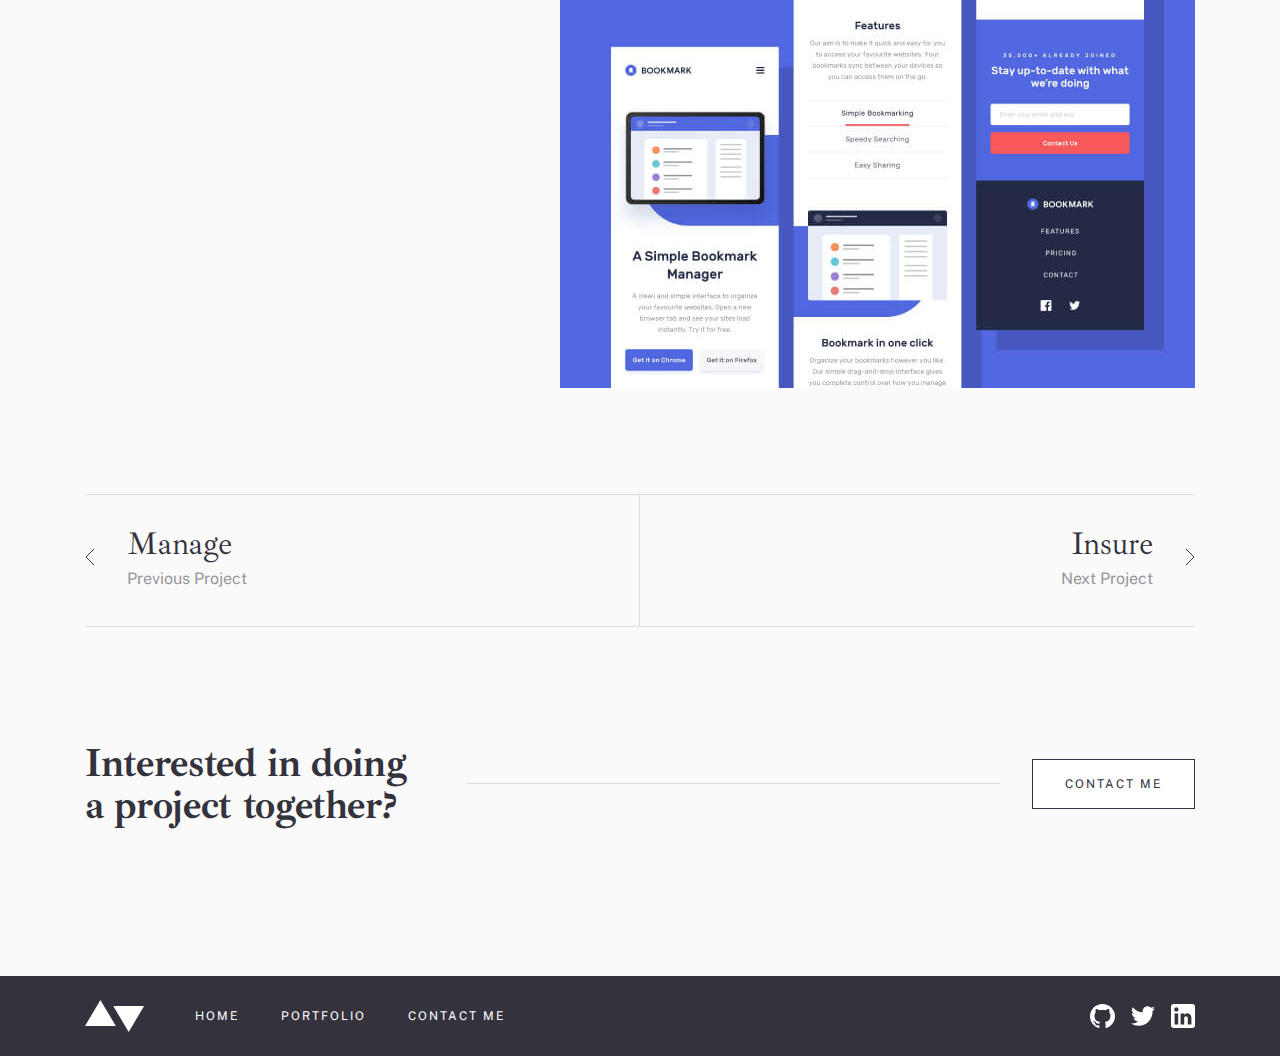
<file: project-bookmark.html>
<!DOCTYPE html>
<html lang="en">
<head>
  <meta charset="UTF-8">
  <meta http-equiv="X-UA-Compatible" content="IE=edge">
  <meta name="viewport" content="width=device-width, initial-scale=1.0">
  <title>Bookmark</title>

  <!-- Stylesheets -->
  <link rel="stylesheet" href="css/normalize.css">
  <link rel="stylesheet" href="css/styles.css">
</head>
<body>

  <header class="site-header">
    <div class="container site-header__container">
      <a class="site-header__logo logo" href="index.html">
        <img class="logo-img-black" src="img/logo-black.svg" alt="site logo" width="60" height="32">
      </a>

      <!-- SITENAV -->
      <nav class="site-header__sitenav sitenav">
        <ul class="sitenav__list">
          <li class="sitenav__item"><a class="sitenav__link" href="index.html">Home</a></li>
          <li class="sitenav__item"><a class="sitenav__link sitenav__link--active" href="portfolio.html">Portfolio</a></li>
          <li class="sitenav__item"><a class="sitenav__link" href="contact-me.html">Contact me</a></li>
        </ul>
      </nav>

      <button class="site-header__menu-button" type="button">
        <svg class="hamburger-icon" xmlns="http://www.w3.org/2000/svg" width="24" height="13" fill="none"><path fill="currentColor" d="M0 0h24v1H0zM0 6h24v1H0zM0 12h24v1H0z"/></svg>

        <svg class="cancel-icon" xmlns="http://www.w3.org/2000/svg" width="18" height="19" fill="none"><path fill="currentColor" fill-rule="evenodd" d="M9 8.793.87.66l-.708.707L8.294 9.5.162 17.632l.707.707 8.132-8.132 8.132 8.132.707-.707L9.708 9.5l8.132-8.132-.707-.707L9 8.793Z" clip-rule="evenodd"/></svg>
      </button>

    </div>
  </header>

  <main class="main-content">

    <!-- HERO -->
    <div class="project-hero">
      <div class="project-hero__container container">

        <picture class="project-hero__picture">
          <source srcset="img/hero-img-bookmark.jpg 1x, img/hero-img-bookmark@2x.jpg 2x" media="(max-width:550px)">

          <source srcset="img/hero-img-bookmark-tablet.jpg 1x, img/hero-img-bookmark-tablet@2x.jpg 2x" media="(max-width:800px)">


          <img class="project-hero-img" src="img/hero-img-bookmark-desktop.jpg" alt="" width="1110" height="500" srcset="img/hero-img-bookmark-desktop.jpg 1x, img/hero-img-bookmark-desktop@2x.jpg 2x">
        </picture>
      </div>
    </div>

    <section class="project-inform">
      <div class="project-inform__container container">
        <div class="project__info">
          <hr class="project__line">

          <h3 class="project__name">Bookmark</h3>
          <p class="project__text">This project required me to build a fully responsive landing page to the designs provided. I used HTML5, along with CSS Grid and JavaScript for the areas that required interactivity, such as the features section.</p>

          <span class="project-inform__structure">Interaction Design / Front End Development</span>
          <span class="project-inform__structure">HTML / CSS / JS</span>

          <a class="button" href="#">Visit website</a>

          <hr class="project__line">
        </div>

        <div class="project-inform__right right">

          <div class="right__info">
            <h4 class="right__title">Project Background</h4>
            <p class="right__text">This project was a front-end  challenge from Frontend Mentor. It’s a platform that enables you to practice building websites to a design and project brief. Each challenge includes mobile and desktop designs to show how the website should look at different screen sizes. Creating these projects has helped me refine my workflow and solve real-world coding problems. I’ve learned something new with each project, helping me to improve and adapt my style. </p>
          </div>

          <div class="right__static">
            <h4 class="right__title">Static Previews</h4>
            <picture class="right__picture">
              <source srcset="img/static-preview-1-bookmark.jpg 1x, img/static-preview-1-bookmark@2x.jpg 2x" width="313" height="197" media="(max-width:650px)">

              <source srcset="img/static-preview-1-bookmark-tablet.jpg 1x, img/static-preview-1-bookmark-tablet@2x.jpg 2x" width="689" height="434" media="(max-width:1000px)">


              <img class="right__img" src="img/bookmark-page.jpg" alt="" width="635" height="400" srcset="img/bookmark-page.jpg 1x, img/bookmark-page@2x.jpg 2x">
            </picture>

            <picture class="right__picture">
              <source srcset="img/static-preview-2-bookmark.jpg 1x, img/static-preview-2-bookmark.jpg 2x" width="313" height="197" media="(max-width:650px)">

              <source srcset="img/static-preview-2-bookmark-tablet.jpg 1x, img/static-preview-2-bookmark-tablet@2x.jpg 2x" width="689" height="434" media="(max-width:1000px)">


              <img class="right__img" src="img/bookmark-page2.jpg" alt="" width="635" height="400" srcset="img/bookmark-page2.jpg 1x, img/bookmark-page2@2x.jpg 2x">
            </picture>
          </div>

        </div>
      </div>
    </section>

    <div class="project-controls">
      <div class="project-controls__container container">
        <ul class="project-controls__list">

          <!-- PREV -->
          <li class="project-controls__item prev-item">
            <a class="project-controls__prev-icon" href="project-manage.html">
              <svg xmlns="http://www.w3.org/2000/svg" width="10" height="18" fill="none"><path stroke="currentColor" d="M9 1 1 9l8 8"/></svg>
            </a>
            <div class="project-controls__info">
              <a class="project-controls__project-name" href="project-fylo.html">Manage</a>
              <p class="project-controls__text">Previous Project</p>
            </div>
          </li>

          <!-- NEXT -->
          <li class="project-controls__item next-item">
            <a class="project-controls__next-icon" href="project-insure.html">
              <svg xmlns="http://www.w3.org/2000/svg" width="10" height="18" fill="none"><path stroke="currentColor" d="m1 1 8 8-8 8"/></svg>
            </a>
            <div class="project-controls__info">
              <a class="project-controls__project-name" href="project-insure.html">Insure</a>
              <p class="project-controls__text">Next Project</p>
            </div>
          </li>
        </ul>
      </div>
    </div>

    <!-- CTA -->
    <div class="cta">
      <div class="cta__container container">
        <h3 class="project__name">Interested in doing a project together?</h3>
        <a class="button" href="contact-me.html">Contact me</a>
      </div>
    </div>
  </main>

  <footer class="site-footer">
    <div class="site-footer__container container">
      <a class="site-footer__logo logo" href="index.html">
        <img class="logo-img-white" src="img/site-logo-white.svg" alt="site footer logo" width="60" height="32">
      </a>

      <!-- SITENAV -->
      <nav class="site-footer__sitenav sitenav">
        <ul class="sitenav__list">
          <li class="sitenav__item"><a class="sitenav__link" href="index.html">Home</a></li>
          <li class="sitenav__item"><a class="sitenav__link" href="portfolio.html">Portfolio</a></li>
          <li class="sitenav__item"><a class="sitenav__link" href="contact-me.html">Contact me</a></li>
        </ul>
      </nav>

      <!-- SOCIALS -->
      <ul class="site-footer__socials socials">
        <li class="socials__item">
          <a class="socials__link" href="#" target="_blank" aria-label="GitHub profile">
            <svg xmlns="http://www.w3.org/2000/svg" width="25" height="24" fill="none"><path fill="currentColor" d="M12.5 0C5.594 0 0 5.51 0 12.305c0 5.437 3.581 10.048 8.547 11.674.625.116.854-.265.854-.592 0-.292-.01-1.066-.016-2.092-3.477.742-4.21-1.65-4.21-1.65-.569-1.42-1.39-1.8-1.39-1.8-1.133-.764.087-.748.087-.748 1.255.086 1.914 1.268 1.914 1.268 1.115 1.881 2.927 1.338 3.641 1.024.113-.797.434-1.338.792-1.646-2.776-.308-5.694-1.366-5.694-6.08 0-1.343.484-2.44 1.286-3.302-.14-.31-.562-1.562.11-3.256 0 0 1.047-.33 3.437 1.261 1-.273 2.063-.409 3.125-.415 1.063.006 2.125.142 3.125.415 2.375-1.591 3.422-1.261 3.422-1.261.672 1.694.25 2.945.125 3.256.797.861 1.281 1.959 1.281 3.302 0 4.727-2.921 5.767-5.703 6.07.438.369.844 1.123.844 2.276 0 1.647-.015 2.97-.015 3.37 0 .322.218.707.859.584 5-1.615 8.579-6.23 8.579-11.659C25 5.51 19.403 0 12.5 0Z"/></svg>
          </a>
        </li>
        <li class="socials__item">
          <a class="socials__link" href="#" target="_blank" aria-label="twitter profile">
            <svg xmlns="http://www.w3.org/2000/svg" width="24" height="20" fill="none"><path fill="currentColor" d="M24 2.557a9.83 9.83 0 0 1-2.828.775A4.932 4.932 0 0 0 23.337.608a9.864 9.864 0 0 1-3.127 1.195A4.916 4.916 0 0 0 16.616.248c-3.179 0-5.515 2.966-4.797 6.045A13.978 13.978 0 0 1 1.671 1.149a4.93 4.93 0 0 0 1.523 6.574 4.903 4.903 0 0 1-2.229-.616c-.054 2.281 1.581 4.415 3.949 4.89a4.935 4.935 0 0 1-2.224.084 4.928 4.928 0 0 0 4.6 3.419A9.9 9.9 0 0 1 0 17.54a13.94 13.94 0 0 0 7.548 2.212c9.142 0 14.307-7.721 13.995-14.646A10.025 10.025 0 0 0 24 2.557Z"/></svg>
          </a>
        </li>
        <li class="socials__item">
          <a class="socials__link" href="#" target="_blank" aria-label="LinkedIn profile">
            <svg xmlns="http://www.w3.org/2000/svg" width="24" height="24" fill="none"><path fill="currentColor" fill-rule="evenodd" d="M2.4 0h19.2C22.92 0 24 1.08 24 2.4v19.2c0 1.32-1.08 2.4-2.4 2.4H2.4C1.08 24 0 22.92 0 21.6V2.4C0 1.08 1.08 0 2.4 0Zm1.2 20.4h3.6V9.6H3.6v10.8ZM5.4 7.56c-1.2 0-2.16-.96-2.16-2.16 0-1.2.96-2.16 2.16-2.16 1.2 0 2.16.96 2.16 2.16 0 1.2-.96 2.16-2.16 2.16ZM16.8 20.4h3.6v-6.84c0-2.28-1.92-4.2-4.2-4.2-1.08 0-2.4.72-3 1.68V9.6H9.6v10.8h3.6v-6.36c0-.96.84-1.8 1.8-1.8.96 0 1.8.84 1.8 1.8v6.36Z" clip-rule="evenodd"/></svg>
          </a>
        </li>
      </ul>

    </div>
  </footer>

  <script src="js/main.js"></script>
</body>
</html>
</file>
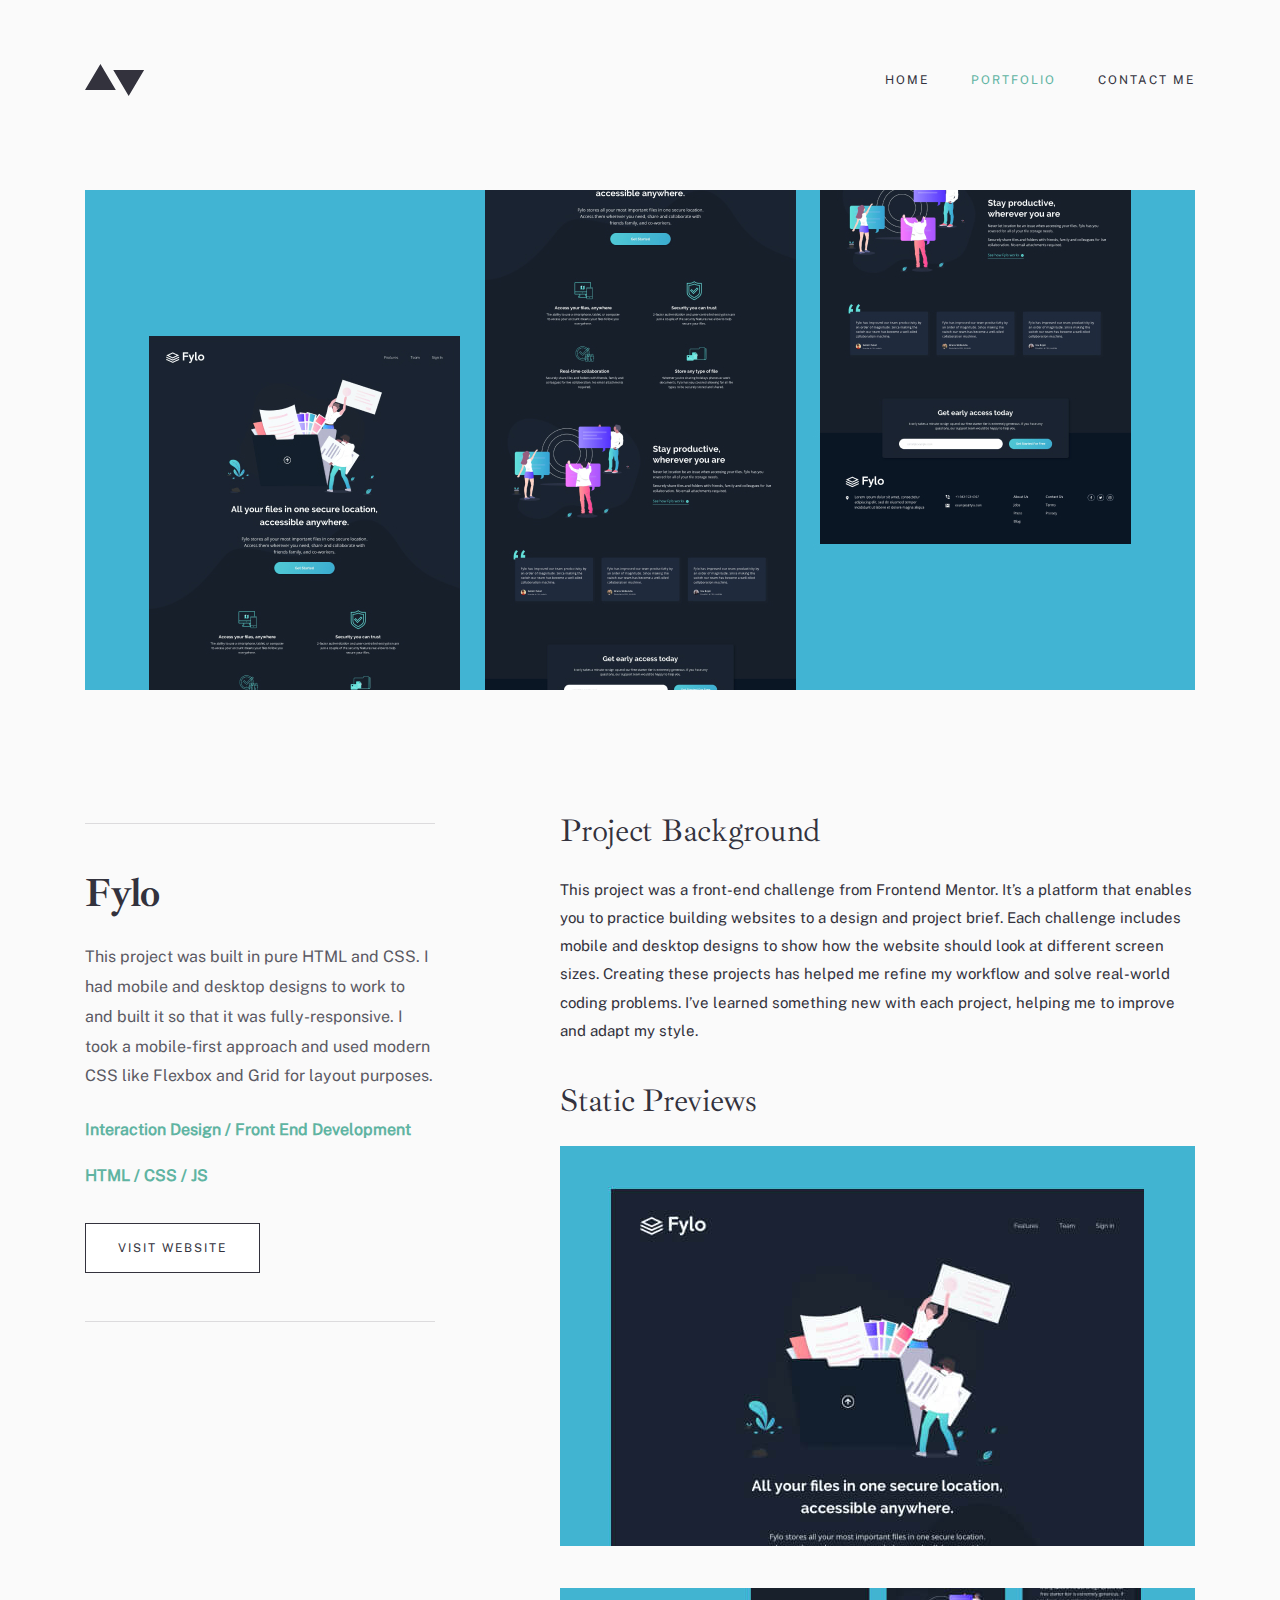
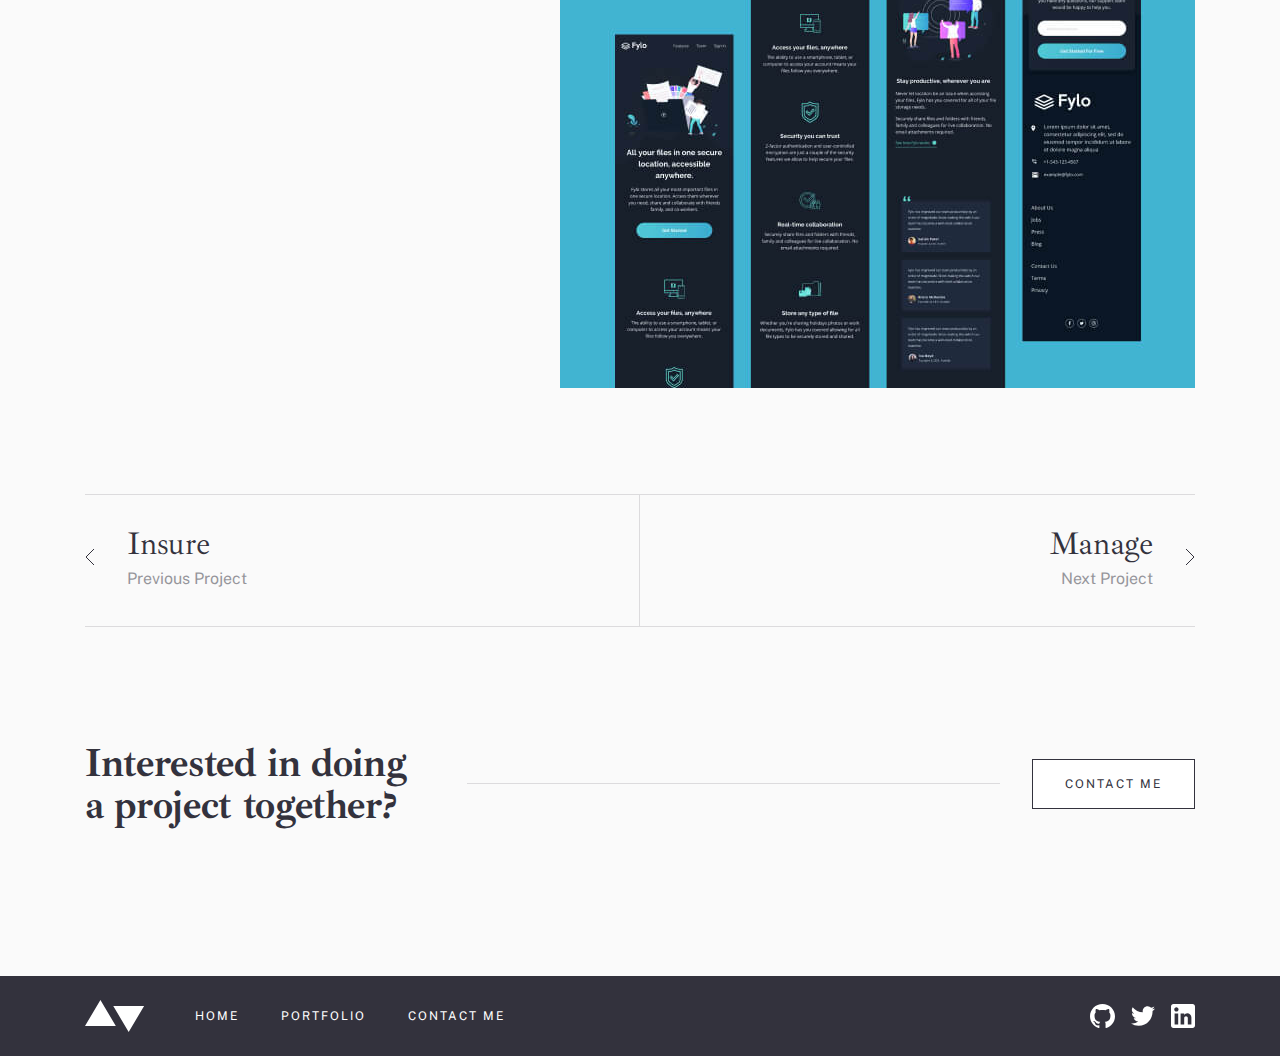
<file: project-fylo.html>
<!DOCTYPE html>
<html lang="en">
<head>
  <meta charset="UTF-8">
  <meta http-equiv="X-UA-Compatible" content="IE=edge">
  <meta name="viewport" content="width=device-width, initial-scale=1.0">
  <title>Fylo</title>

  <!-- Stylesheets -->
  <link rel="stylesheet" href="css/normalize.css">
  <link rel="stylesheet" href="css/styles.css">
</head>
<body>

  <header class="site-header">
    <div class="container site-header__container">
      <a class="site-header__logo logo" href="index.html">
        <img class="logo-img-black" src="img/logo-black.svg" alt="site logo" width="60" height="32">
      </a>

      <!-- SITENAV -->
      <nav class="site-header__sitenav sitenav">
        <ul class="sitenav__list">
          <li class="sitenav__item"><a class="sitenav__link" href="index.html">Home</a></li>
          <li class="sitenav__item"><a class="sitenav__link sitenav__link--active" href="portfolio.html">Portfolio</a></li>
          <li class="sitenav__item"><a class="sitenav__link" href="contact-me.html">Contact me</a></li>
        </ul>
      </nav>

      <button class="site-header__menu-button" type="button">
        <svg class="hamburger-icon" xmlns="http://www.w3.org/2000/svg" width="24" height="13" fill="none"><path fill="currentColor" d="M0 0h24v1H0zM0 6h24v1H0zM0 12h24v1H0z"/></svg>

        <svg class="cancel-icon" xmlns="http://www.w3.org/2000/svg" width="18" height="19" fill="none"><path fill="currentColor" fill-rule="evenodd" d="M9 8.793.87.66l-.708.707L8.294 9.5.162 17.632l.707.707 8.132-8.132 8.132 8.132.707-.707L9.708 9.5l8.132-8.132-.707-.707L9 8.793Z" clip-rule="evenodd"/></svg>
      </button>

    </div>
  </header>

  <main class="main-content">

    <!-- HERO -->
    <div class="project-hero">
      <div class="project-hero__container container">

        <picture class="project-hero__picture">
          <source srcset="img/hero-img-fylo.jpg 1x, img/hero-img-fylo@2x.jpg 2x" media="(max-width:550px)">

          <source srcset="img/hero-img-fylo-tablet.jpg 1x, img/hero-img-fylo-tablet@2x.jpg 2x" media="(max-width:800px)">


          <img class="project-hero-img" src="img/hero-img-fylo-desktop.jpg" alt="" width="1110" height="500" srcset="img/hero-img-fylo-desktop.jpg 1x, img/hero-img-fylo-desktop@2x.jpg 2x">
        </picture>
      </div>
    </div>

    <section class="project-inform">
      <div class="project-inform__container container">
        <div class="project__info">
          <hr class="project__line">

          <h3 class="project__name">Fylo</h3>
          <p class="project__text">This project was built in pure HTML and CSS. I had mobile and desktop designs to work to and built it so that it was fully-responsive. I took a mobile-first approach and used modern CSS like Flexbox and Grid for layout purposes.</p>

          <span class="project-inform__structure">Interaction Design / Front End Development</span>
          <span class="project-inform__structure">HTML / CSS / JS</span>

          <a class="button" href="#">Visit website</a>

          <hr class="project__line">
        </div>

        <div class="project-inform__right right">

          <div class="right__info">
            <h4 class="right__title">Project Background</h4>
            <p class="right__text">This project was a front-end  challenge from Frontend Mentor. It’s a platform that enables you to practice building websites to a design and project brief. Each challenge includes mobile and desktop designs to show how the website should look at different screen sizes. Creating these projects has helped me refine my workflow and solve real-world coding problems. I’ve learned something new with each project, helping me to improve and adapt my style. </p>
          </div>

          <div class="right__static">
            <h4 class="right__title">Static Previews</h4>
            <picture class="right__picture">
              <source srcset="img/static-preview-1-fylo.jpg 1x, img/static-preview-1-fylo@2x.jpg 2x" width="313" height="197" media="(max-width:650px)">

              <source srcset="img/static-preview-1-fylo-tablet.jpg 1x, img/static-preview-1-fylo-tablet@2x.jpg 2x" width="689" height="434" media="(max-width:1000px)">


              <img class="right__img" src="img/fylo-page.jpg" alt="" width="635" height="400" srcset="img/fylo-page.jpg 1x, img/fylo-page@2x.jpg 2x">
            </picture>

            <picture class="right__picture">
              <source srcset="img/static-preview-2-fylo.jpg 1x, img/static-preview-2-fylo.jpg 2x" width="313" height="197" media="(max-width:650px)">

              <source srcset="img/static-preview-2-fylo-tablet.jpg 1x, img/static-preview-2-fylo-tablet@2x.jpg 2x" width="689" height="434" media="(max-width:1000px)">


              <img class="right__img" src="img/fylo-page2.jpg" alt="" width="635" height="400" srcset="img/fylo-page2.jpg 1x, img/fylo-page2@2x.jpg 2x">
            </picture>
          </div>

        </div>
      </div>
    </section>

    <div class="project-controls">
      <div class="project-controls__container container">
        <ul class="project-controls__list">

          <!-- PREV -->
          <li class="project-controls__item prev-item">
            <a class="project-controls__prev-icon" href="project-insure.html">
              <svg xmlns="http://www.w3.org/2000/svg" width="10" height="18" fill="none"><path stroke="currentColor" d="M9 1 1 9l8 8"/></svg>
            </a>
            <div class="project-controls__info">
              <a class="project-controls__project-name" href="project-insure.html">Insure</a>
              <p class="project-controls__text">Previous Project</p>
            </div>
          </li>

          <!-- NEXT -->
          <li class="project-controls__item next-item">
            <a class="project-controls__next-icon" href="project-manage.html">
              <svg xmlns="http://www.w3.org/2000/svg" width="10" height="18" fill="none"><path stroke="currentColor" d="m1 1 8 8-8 8"/></svg>
            </a>
            <div class="project-controls__info">
              <a class="project-controls__project-name" href="project-manage.html">Manage</a>
              <p class="project-controls__text">Next Project</p>
            </div>
          </li>
        </ul>
      </div>
    </div>

    <!-- CTA -->
    <div class="cta">
      <div class="cta__container container">
        <h3 class="project__name">Interested in doing a project together?</h3>
        <a class="button" href="contact-me.html">Contact me</a>
      </div>
    </div>
  </main>

  <footer class="site-footer">
    <div class="site-footer__container container">
      <a class="site-footer__logo logo" href="index.html">
        <img class="logo-img-white" src="img/site-logo-white.svg" alt="site footer logo" width="60" height="32">
      </a>

      <!-- SITENAV -->
      <nav class="site-footer__sitenav sitenav">
        <ul class="sitenav__list">
          <li class="sitenav__item"><a class="sitenav__link" href="index.html">Home</a></li>
          <li class="sitenav__item"><a class="sitenav__link" href="portfolio.html">Portfolio</a></li>
          <li class="sitenav__item"><a class="sitenav__link" href="contact-me.html">Contact me</a></li>
        </ul>
      </nav>

      <!-- SOCIALS -->
      <ul class="site-footer__socials socials">
        <li class="socials__item">
          <a class="socials__link" href="#" target="_blank" aria-label="GitHub profile">
            <svg xmlns="http://www.w3.org/2000/svg" width="25" height="24" fill="none"><path fill="currentColor" d="M12.5 0C5.594 0 0 5.51 0 12.305c0 5.437 3.581 10.048 8.547 11.674.625.116.854-.265.854-.592 0-.292-.01-1.066-.016-2.092-3.477.742-4.21-1.65-4.21-1.65-.569-1.42-1.39-1.8-1.39-1.8-1.133-.764.087-.748.087-.748 1.255.086 1.914 1.268 1.914 1.268 1.115 1.881 2.927 1.338 3.641 1.024.113-.797.434-1.338.792-1.646-2.776-.308-5.694-1.366-5.694-6.08 0-1.343.484-2.44 1.286-3.302-.14-.31-.562-1.562.11-3.256 0 0 1.047-.33 3.437 1.261 1-.273 2.063-.409 3.125-.415 1.063.006 2.125.142 3.125.415 2.375-1.591 3.422-1.261 3.422-1.261.672 1.694.25 2.945.125 3.256.797.861 1.281 1.959 1.281 3.302 0 4.727-2.921 5.767-5.703 6.07.438.369.844 1.123.844 2.276 0 1.647-.015 2.97-.015 3.37 0 .322.218.707.859.584 5-1.615 8.579-6.23 8.579-11.659C25 5.51 19.403 0 12.5 0Z"/></svg>
          </a>
        </li>
        <li class="socials__item">
          <a class="socials__link" href="#" target="_blank" aria-label="twitter profile">
            <svg xmlns="http://www.w3.org/2000/svg" width="24" height="20" fill="none"><path fill="currentColor" d="M24 2.557a9.83 9.83 0 0 1-2.828.775A4.932 4.932 0 0 0 23.337.608a9.864 9.864 0 0 1-3.127 1.195A4.916 4.916 0 0 0 16.616.248c-3.179 0-5.515 2.966-4.797 6.045A13.978 13.978 0 0 1 1.671 1.149a4.93 4.93 0 0 0 1.523 6.574 4.903 4.903 0 0 1-2.229-.616c-.054 2.281 1.581 4.415 3.949 4.89a4.935 4.935 0 0 1-2.224.084 4.928 4.928 0 0 0 4.6 3.419A9.9 9.9 0 0 1 0 17.54a13.94 13.94 0 0 0 7.548 2.212c9.142 0 14.307-7.721 13.995-14.646A10.025 10.025 0 0 0 24 2.557Z"/></svg>
          </a>
        </li>
        <li class="socials__item">
          <a class="socials__link" href="#" target="_blank" aria-label="LinkedIn profile">
            <svg xmlns="http://www.w3.org/2000/svg" width="24" height="24" fill="none"><path fill="currentColor" fill-rule="evenodd" d="M2.4 0h19.2C22.92 0 24 1.08 24 2.4v19.2c0 1.32-1.08 2.4-2.4 2.4H2.4C1.08 24 0 22.92 0 21.6V2.4C0 1.08 1.08 0 2.4 0Zm1.2 20.4h3.6V9.6H3.6v10.8ZM5.4 7.56c-1.2 0-2.16-.96-2.16-2.16 0-1.2.96-2.16 2.16-2.16 1.2 0 2.16.96 2.16 2.16 0 1.2-.96 2.16-2.16 2.16ZM16.8 20.4h3.6v-6.84c0-2.28-1.92-4.2-4.2-4.2-1.08 0-2.4.72-3 1.68V9.6H9.6v10.8h3.6v-6.36c0-.96.84-1.8 1.8-1.8.96 0 1.8.84 1.8 1.8v6.36Z" clip-rule="evenodd"/></svg>
          </a>
        </li>
      </ul>

    </div>
  </footer>

  <script src="js/main.js"></script>
</body>
</html>
</file>
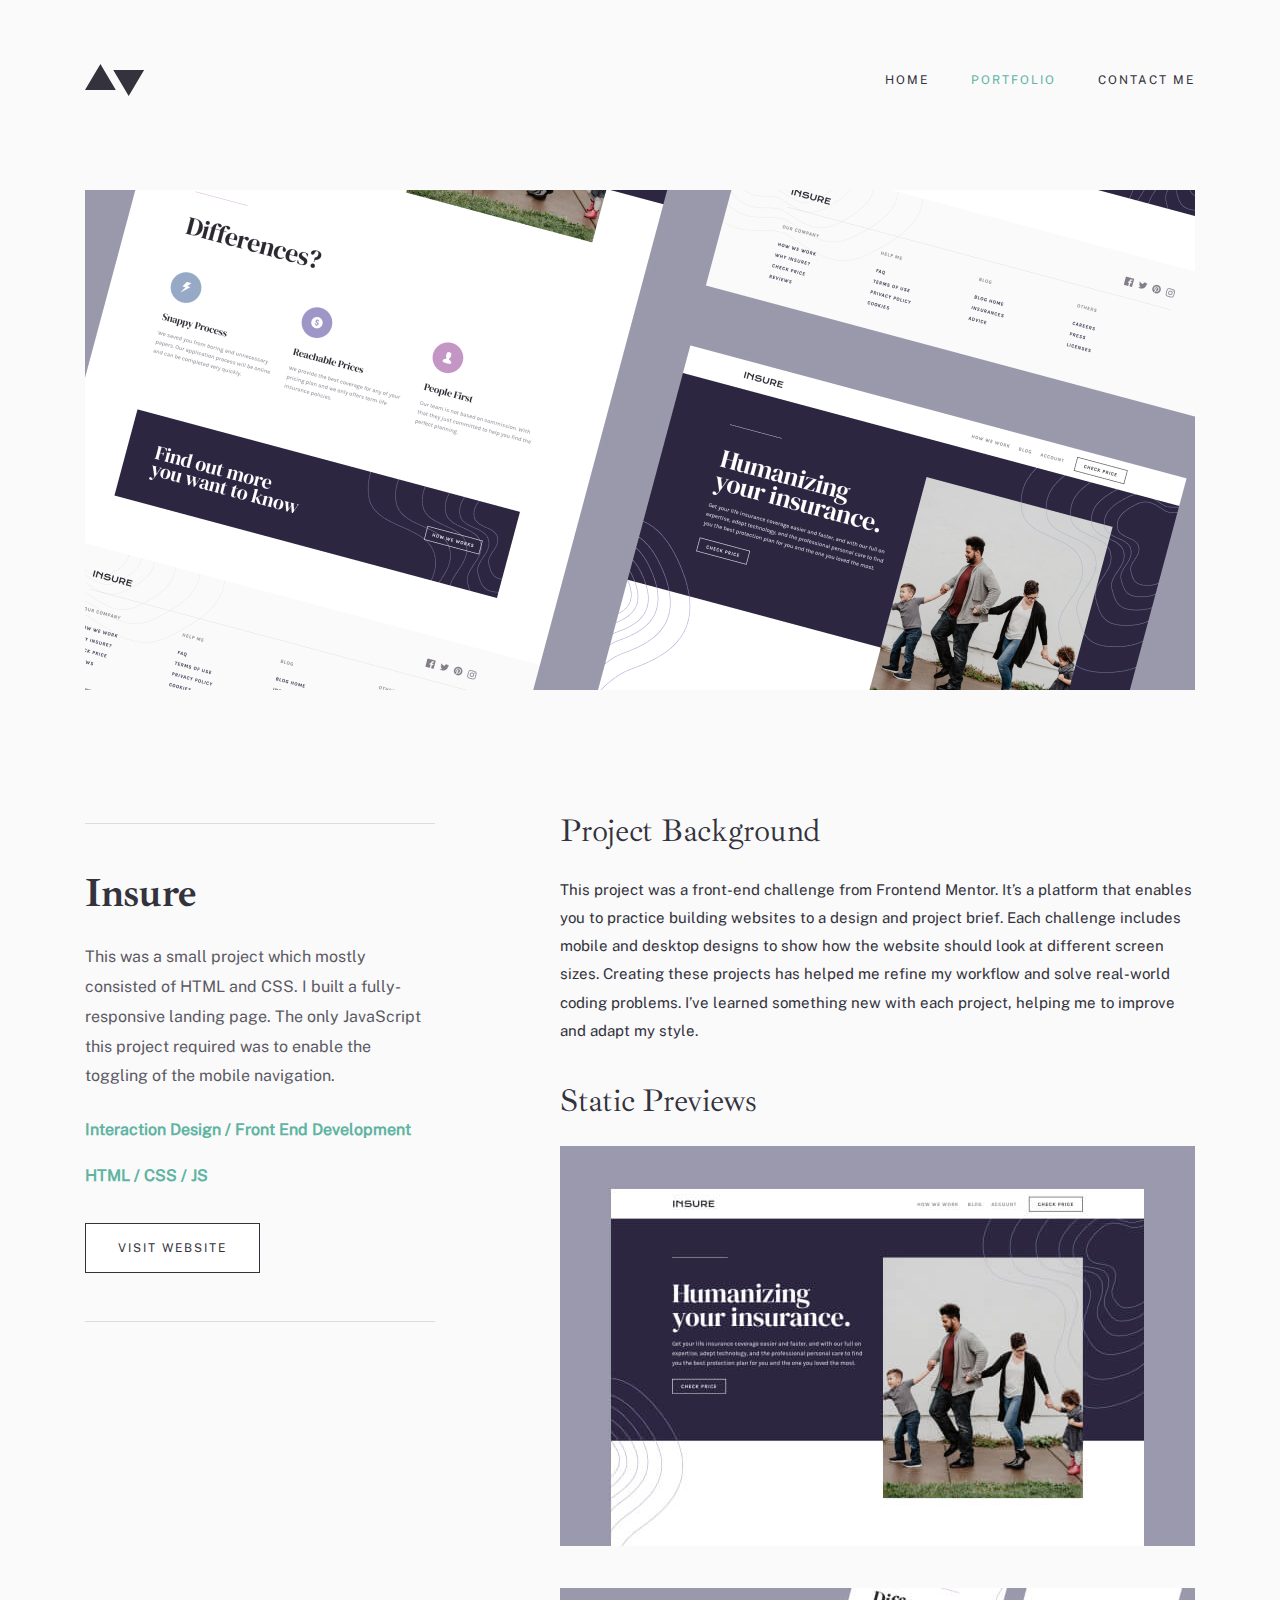
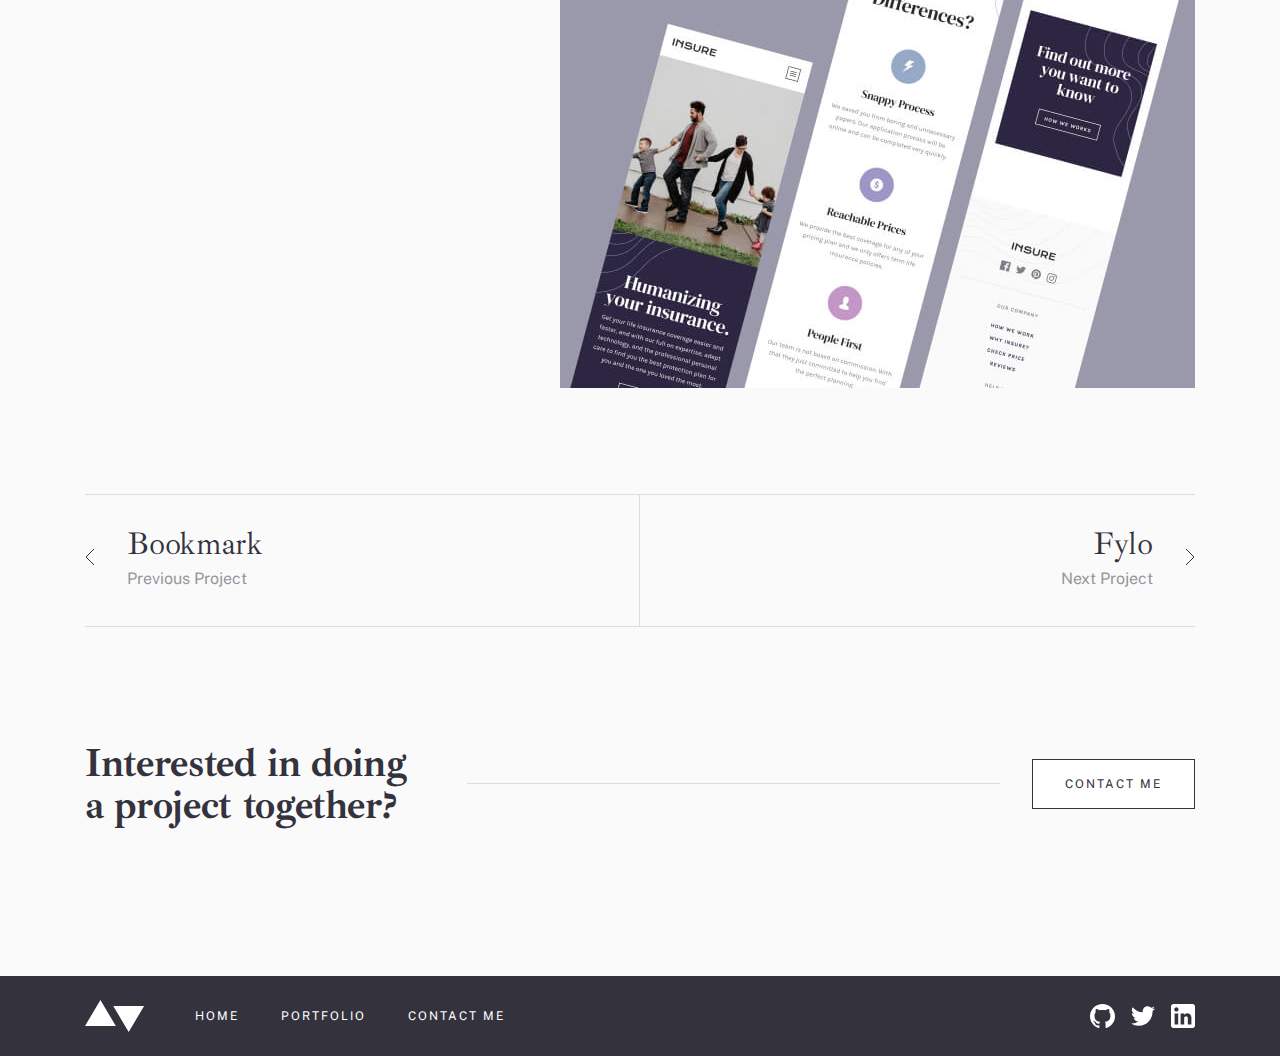
<file: project-insure.html>
<!DOCTYPE html>
<html lang="en">
<head>
  <meta charset="UTF-8">
  <meta http-equiv="X-UA-Compatible" content="IE=edge">
  <meta name="viewport" content="width=device-width, initial-scale=1.0">
  <title>Insure</title>

  <!-- Stylesheets -->
  <link rel="stylesheet" href="css/normalize.css">
  <link rel="stylesheet" href="css/styles.css">
</head>
<body>

  <header class="site-header">
    <div class="container site-header__container">
      <a class="site-header__logo logo" href="index.html">
        <img class="logo-img-black" src="img/logo-black.svg" alt="site logo" width="60" height="32">
      </a>

      <!-- SITENAV -->
      <nav class="site-header__sitenav sitenav">
        <ul class="sitenav__list">
          <li class="sitenav__item"><a class="sitenav__link" href="index.html">Home</a></li>
          <li class="sitenav__item"><a class="sitenav__link sitenav__link--active" href="portfolio.html">Portfolio</a></li>
          <li class="sitenav__item"><a class="sitenav__link" href="contact-me.html">Contact me</a></li>
        </ul>
      </nav>

      <button class="site-header__menu-button" type="button">
        <svg class="hamburger-icon" xmlns="http://www.w3.org/2000/svg" width="24" height="13" fill="none"><path fill="currentColor" d="M0 0h24v1H0zM0 6h24v1H0zM0 12h24v1H0z"/></svg>

        <svg class="cancel-icon" xmlns="http://www.w3.org/2000/svg" width="18" height="19" fill="none"><path fill="currentColor" fill-rule="evenodd" d="M9 8.793.87.66l-.708.707L8.294 9.5.162 17.632l.707.707 8.132-8.132 8.132 8.132.707-.707L9.708 9.5l8.132-8.132-.707-.707L9 8.793Z" clip-rule="evenodd"/></svg>
      </button>

    </div>
  </header>

  <main class="main-content">

    <!-- HERO -->
    <div class="project-hero">
      <div class="project-hero__container container">

        <picture class="project-hero__picture">
          <source srcset="img/hero-img-insure.jpg 1x, img/hero-img-insure@2x.jpg 2x" media="(max-width:550px)">

          <source srcset="img/hero-img-insure-tablet.jpg 1x, img/hero-img-insure-tablet@2x.jpg 2x" media="(max-width:800px)">


          <img class="project-hero-img" src="img/hero-img-insure-desktop.jpg" alt="" width="1110" height="500" srcset="img/hero-img-insure-desktop.jpg 1x, img/hero-img-insure-desktop@2x.jpg 2x">
        </picture>
      </div>
    </div>

    <section class="project-inform">
      <div class="project-inform__container container">
        <div class="project__info">
          <hr class="project__line">

          <h3 class="project__name">Insure</h3>
          <p class="project__text">This was a small project which mostly consisted of HTML and CSS. I built a fully-responsive landing page. The only JavaScript this project required was to enable the toggling of the mobile navigation.</p>

          <span class="project-inform__structure">Interaction Design / Front End Development</span>
          <span class="project-inform__structure">HTML / CSS / JS</span>

          <a class="button" href="#">Visit website</a>

          <hr class="project__line">
        </div>

        <div class="project-inform__right right">

          <div class="right__info">
            <h4 class="right__title">Project Background</h4>
            <p class="right__text">This project was a front-end  challenge from Frontend Mentor. It’s a platform that enables you to practice building websites to a design and project brief. Each challenge includes mobile and desktop designs to show how the website should look at different screen sizes. Creating these projects has helped me refine my workflow and solve real-world coding problems. I’ve learned something new with each project, helping me to improve and adapt my style. </p>
          </div>

          <div class="right__static">
            <h4 class="right__title">Static Previews</h4>
            <picture class="right__picture">
              <source srcset="img/static-preview-1-insure.jpg 1x, img/static-preview-1-insure@2x.jpg 2x" width="313" height="197" media="(max-width:650px)">

              <source srcset="img/static-preview-1-insure-tablet.jpg 1x, img/static-preview-1-insure-tablet@2x.jpg 2x" width="689" height="434" media="(max-width:1000px)">


              <img class="right__img" src="img/insure-page.jpg" alt="" width="635" height="400" srcset="img/insure-page.jpg 1x, img/insure-page@2x.jpg 2x">
            </picture>

            <picture class="right__picture">
              <source srcset="img/static-preview-2-insure.jpg 1x, img/static-preview-2-insure.jpg 2x" width="313" height="197" media="(max-width:650px)">

              <source srcset="img/static-preview-2-insure-tablet.jpg 1x, img/static-preview-2-insure-tablet@2x.jpg 2x" width="689" height="434" media="(max-width:1000px)">


              <img class="right__img" src="img/insure-page2.jpg" alt="" width="635" height="400" srcset="img/insure-page2.jpg 1x, img/insure-page2@2x.jpg 2x">
            </picture>
          </div>

        </div>
      </div>
    </section>

    <div class="project-controls">
      <div class="project-controls__container container">
        <ul class="project-controls__list">

          <!-- PREV -->
          <li class="project-controls__item prev-item">
            <a class="project-controls__prev-icon" href="project-bookmark.html">
              <svg xmlns="http://www.w3.org/2000/svg" width="10" height="18" fill="none"><path stroke="currentColor" d="M9 1 1 9l8 8"/></svg>
            </a>
            <div class="project-controls__info">
              <a class="project-controls__project-name" href="project-bookmark.html">Bookmark</a>
              <p class="project-controls__text">Previous Project</p>
            </div>
          </li>

          <!-- NEXT -->
          <li class="project-controls__item next-item">
            <a class="project-controls__next-icon" href="project-fylo.html">
              <svg xmlns="http://www.w3.org/2000/svg" width="10" height="18" fill="none"><path stroke="currentColor" d="m1 1 8 8-8 8"/></svg>
            </a>
            <div class="project-controls__info">
              <a class="project-controls__project-name" href="project-fylo.html">Fylo</a>
              <p class="project-controls__text">Next Project</p>
            </div>
          </li>
        </ul>
      </div>
    </div>

    <!-- CTA -->
    <div class="cta">
      <div class="cta__container container">
        <h3 class="project__name">Interested in doing a project together?</h3>
        <a class="button" href="contact-me.html">Contact me</a>
      </div>
    </div>
  </main>

  <footer class="site-footer">
    <div class="site-footer__container container">
      <a class="site-footer__logo logo" href="index.html">
        <img class="logo-img-white" src="img/site-logo-white.svg" alt="site footer logo" width="60" height="32">
      </a>

      <!-- SITENAV -->
      <nav class="site-footer__sitenav sitenav">
        <ul class="sitenav__list">
          <li class="sitenav__item"><a class="sitenav__link" href="#">Home</a></li>
          <li class="sitenav__item"><a class="sitenav__link" href="#">Portfolio</a></li>
          <li class="sitenav__item"><a class="sitenav__link" href="contact-me.html">Contact me</a></li>
        </ul>
      </nav>

      <!-- SOCIALS -->
      <ul class="site-footer__socials socials">
        <li class="socials__item">
          <a class="socials__link" href="#" target="_blank" aria-label="GitHub profile">
            <svg xmlns="http://www.w3.org/2000/svg" width="25" height="24" fill="none"><path fill="currentColor" d="M12.5 0C5.594 0 0 5.51 0 12.305c0 5.437 3.581 10.048 8.547 11.674.625.116.854-.265.854-.592 0-.292-.01-1.066-.016-2.092-3.477.742-4.21-1.65-4.21-1.65-.569-1.42-1.39-1.8-1.39-1.8-1.133-.764.087-.748.087-.748 1.255.086 1.914 1.268 1.914 1.268 1.115 1.881 2.927 1.338 3.641 1.024.113-.797.434-1.338.792-1.646-2.776-.308-5.694-1.366-5.694-6.08 0-1.343.484-2.44 1.286-3.302-.14-.31-.562-1.562.11-3.256 0 0 1.047-.33 3.437 1.261 1-.273 2.063-.409 3.125-.415 1.063.006 2.125.142 3.125.415 2.375-1.591 3.422-1.261 3.422-1.261.672 1.694.25 2.945.125 3.256.797.861 1.281 1.959 1.281 3.302 0 4.727-2.921 5.767-5.703 6.07.438.369.844 1.123.844 2.276 0 1.647-.015 2.97-.015 3.37 0 .322.218.707.859.584 5-1.615 8.579-6.23 8.579-11.659C25 5.51 19.403 0 12.5 0Z"/></svg>
          </a>
        </li>
        <li class="socials__item">
          <a class="socials__link" href="#" target="_blank" aria-label="twitter profile">
            <svg xmlns="http://www.w3.org/2000/svg" width="24" height="20" fill="none"><path fill="currentColor" d="M24 2.557a9.83 9.83 0 0 1-2.828.775A4.932 4.932 0 0 0 23.337.608a9.864 9.864 0 0 1-3.127 1.195A4.916 4.916 0 0 0 16.616.248c-3.179 0-5.515 2.966-4.797 6.045A13.978 13.978 0 0 1 1.671 1.149a4.93 4.93 0 0 0 1.523 6.574 4.903 4.903 0 0 1-2.229-.616c-.054 2.281 1.581 4.415 3.949 4.89a4.935 4.935 0 0 1-2.224.084 4.928 4.928 0 0 0 4.6 3.419A9.9 9.9 0 0 1 0 17.54a13.94 13.94 0 0 0 7.548 2.212c9.142 0 14.307-7.721 13.995-14.646A10.025 10.025 0 0 0 24 2.557Z"/></svg>
          </a>
        </li>
        <li class="socials__item">
          <a class="socials__link" href="#" target="_blank" aria-label="LinkedIn profile">
            <svg xmlns="http://www.w3.org/2000/svg" width="24" height="24" fill="none"><path fill="currentColor" fill-rule="evenodd" d="M2.4 0h19.2C22.92 0 24 1.08 24 2.4v19.2c0 1.32-1.08 2.4-2.4 2.4H2.4C1.08 24 0 22.92 0 21.6V2.4C0 1.08 1.08 0 2.4 0Zm1.2 20.4h3.6V9.6H3.6v10.8ZM5.4 7.56c-1.2 0-2.16-.96-2.16-2.16 0-1.2.96-2.16 2.16-2.16 1.2 0 2.16.96 2.16 2.16 0 1.2-.96 2.16-2.16 2.16ZM16.8 20.4h3.6v-6.84c0-2.28-1.92-4.2-4.2-4.2-1.08 0-2.4.72-3 1.68V9.6H9.6v10.8h3.6v-6.36c0-.96.84-1.8 1.8-1.8.96 0 1.8.84 1.8 1.8v6.36Z" clip-rule="evenodd"/></svg>
          </a>
        </li>
      </ul>

    </div>
  </footer>

  <script src="js/main.js"></script>
</body>
</html>
</file>
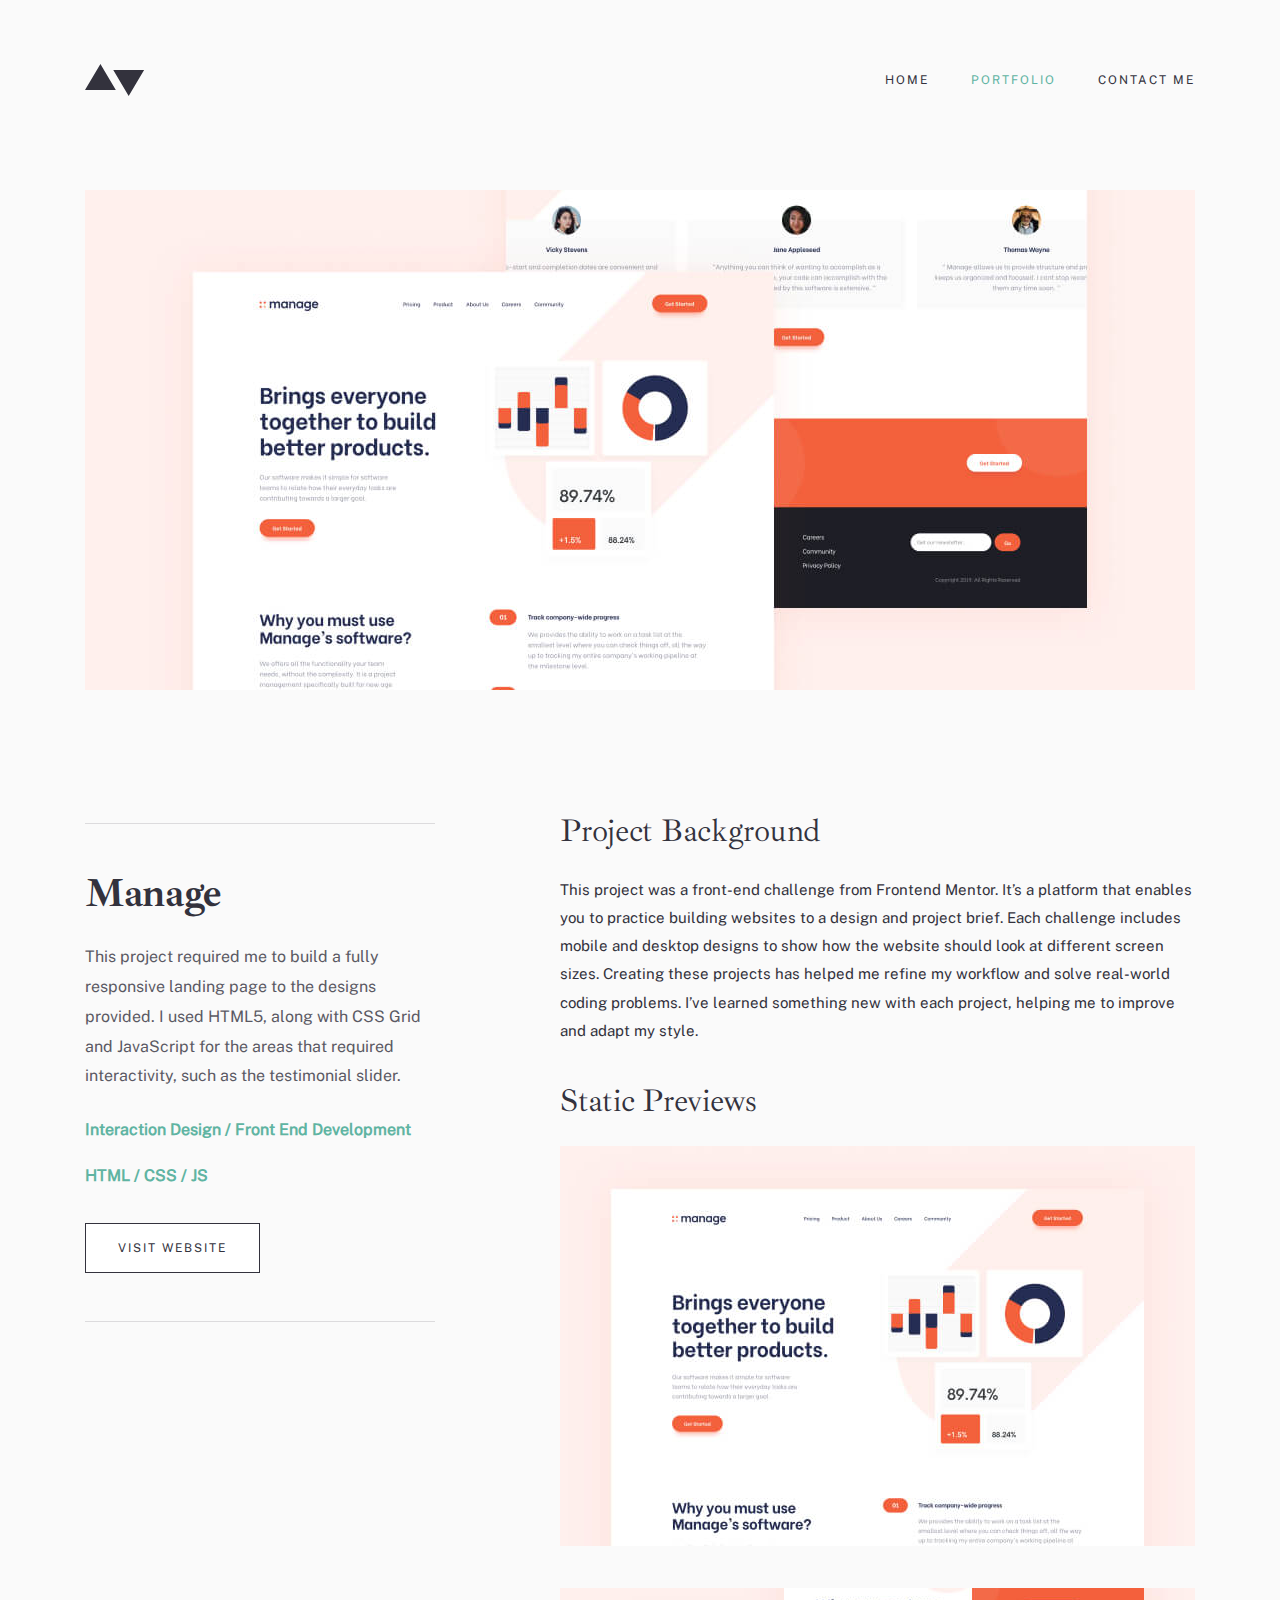
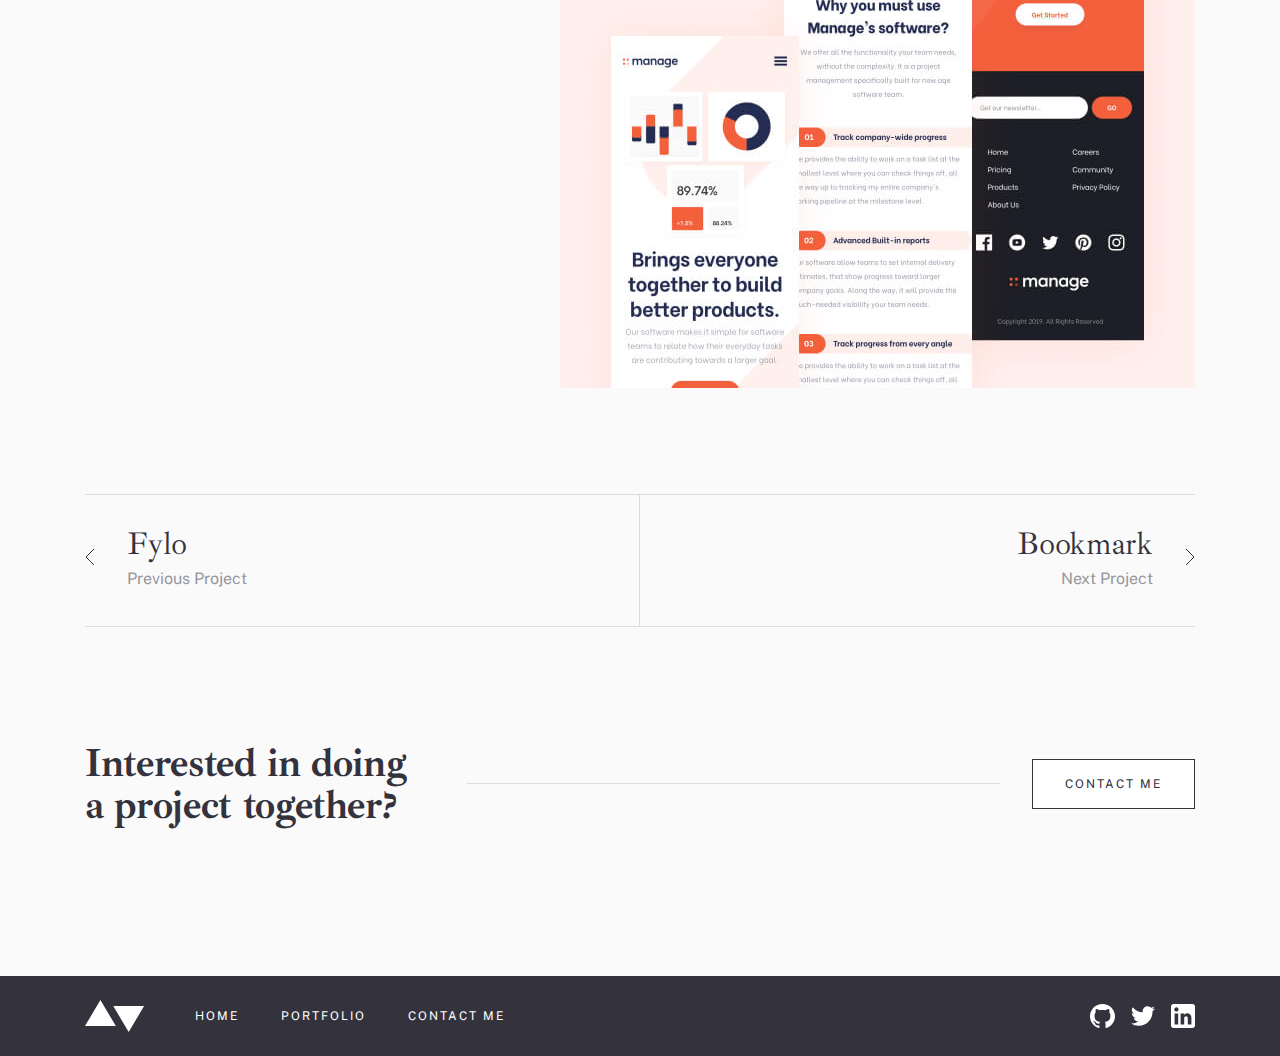
<file: project-manage.html>
<!DOCTYPE html>
<html lang="en">
<head>
  <meta charset="UTF-8">
  <meta http-equiv="X-UA-Compatible" content="IE=edge">
  <meta name="viewport" content="width=device-width, initial-scale=1.0">
  <title>Manage</title>

  <!-- Stylesheets -->
  <link rel="stylesheet" href="css/normalize.css">
  <link rel="stylesheet" href="css/styles.css">
</head>
<body>

  <header class="site-header">
    <div class="container site-header__container">
      <a class="site-header__logo logo" href="index.html">
        <img class="logo-img-black" src="img/logo-black.svg" alt="site logo" width="60" height="32">
      </a>

      <!-- SITENAV -->
      <nav class="site-header__sitenav sitenav">
        <ul class="sitenav__list">
          <li class="sitenav__item"><a class="sitenav__link" href="index.html">Home</a></li>
          <li class="sitenav__item"><a class="sitenav__link sitenav__link--active" href="portfolio.html">Portfolio</a></li>
          <li class="sitenav__item"><a class="sitenav__link" href="#">Contact me</a></li>
        </ul>
      </nav>

      <button class="site-header__menu-button" type="button">
        <svg class="hamburger-icon" xmlns="http://www.w3.org/2000/svg" width="24" height="13" fill="none"><path fill="currentColor" d="M0 0h24v1H0zM0 6h24v1H0zM0 12h24v1H0z"/></svg>

        <svg class="cancel-icon" xmlns="http://www.w3.org/2000/svg" width="18" height="19" fill="none"><path fill="currentColor" fill-rule="evenodd" d="M9 8.793.87.66l-.708.707L8.294 9.5.162 17.632l.707.707 8.132-8.132 8.132 8.132.707-.707L9.708 9.5l8.132-8.132-.707-.707L9 8.793Z" clip-rule="evenodd"/></svg>
      </button>

    </div>
  </header>

  <main class="main-content">

    <!-- HERO -->
    <div class="project-hero">
      <div class="project-hero__container container">

        <picture class="project-hero__picture">
          <source srcset="img/hero-img-manage.jpg 1x, img/hero-img-manage@2x.jpg 2x" media="(max-width:550px)">

          <source srcset="img/hero-img-manage-tablet.jpg 1x, img/hero-img-manage-tablet@2x.jpg 2x" media="(max-width:800px)">


          <img class="project-hero-img" src="img/hero-img-manage-desktop.jpg" alt="" width="1110" height="500" srcset="img/hero-img-manage-desktop.jpg 1x, img/hero-img-manage-desktop@2x.jpg 2x">
        </picture>
      </div>
    </div>

    <section class="project-inform">
      <div class="project-inform__container container">
        <div class="project__info">
          <hr class="project__line">

          <h3 class="project__name">Manage</h3>
          <p class="project__text">This project required me to build a fully responsive landing page to the designs provided. I used HTML5, along with CSS Grid and JavaScript for the areas that required interactivity, such as the testimonial slider.</p>

          <span class="project-inform__structure">Interaction Design / Front End Development</span>
          <span class="project-inform__structure">HTML / CSS / JS</span>

          <a class="button" href="#">Visit website</a>

          <hr class="project__line">
        </div>

        <div class="project-inform__right right">

          <div class="right__info">
            <h4 class="right__title">Project Background</h4>
            <p class="right__text">This project was a front-end  challenge from Frontend Mentor. It’s a platform that enables you to practice building websites to a design and project brief. Each challenge includes mobile and desktop designs to show how the website should look at different screen sizes. Creating these projects has helped me refine my workflow and solve real-world coding problems. I’ve learned something new with each project, helping me to improve and adapt my style.</p>
          </div>

          <div class="right__static">
            <h4 class="right__title">Static Previews</h4>
            <picture class="right__picture">
              <source srcset="img/static-preview-1-manage.jpg 1x, img/static-preview-1-manage@2x.jpg 2x" width="313" height="197" media="(max-width:650px)">

              <source srcset="img/static-preview-1-manage-tablet.jpg 1x, img/static-preview-1-manage-tablet@2x.jpg 2x" width="689" height="434" media="(max-width:1000px)">


              <img class="right__img" src="img/manage-page.jpg" alt="" width="635" height="400" srcset="img/manage-page.jpg 1x, img/manage-page@2x.jpg 2x">
            </picture>

            <picture class="right__picture">
              <source srcset="img/static-preview-2-manage.jpg 1x, img/static-preview-2-manage.jpg 2x" width="313" height="197" media="(max-width:650px)">

              <source srcset="img/static-preview-2-manage-tablet.jpg 1x, img/static-preview-2-manage-tablet@2x.jpg 2x" width="689" height="434" media="(max-width:1000px)">


              <img class="right__img" src="img/manage-page2.jpg" alt="" width="635" height="400" srcset="img/manage-page2.jpg 1x, img/manage-page2@2x.jpg 2x">
            </picture>
          </div>

        </div>
      </div>
    </section>

    <div class="project-controls">
      <div class="project-controls__container container">
        <ul class="project-controls__list">

          <!-- PREV -->
          <li class="project-controls__item prev-item">
            <a class="project-controls__prev-icon" href="project-fylo.html">
              <svg xmlns="http://www.w3.org/2000/svg" width="10" height="18" fill="none"><path stroke="currentColor" d="M9 1 1 9l8 8"/></svg>
            </a>
            <div class="project-controls__info">
              <a class="project-controls__project-name" href="project-fylo.html">Fylo</a>
              <p class="project-controls__text">Previous Project</p>
            </div>
          </li>

          <!-- NEXT -->
          <li class="project-controls__item next-item">
            <a class="project-controls__next-icon" href="project-bookmark.html">
              <svg xmlns="http://www.w3.org/2000/svg" width="10" height="18" fill="none"><path stroke="currentColor" d="m1 1 8 8-8 8"/></svg>
            </a>
            <div class="project-controls__info">
              <a class="project-controls__project-name" href="project-bookmark.html">Bookmark</a>
              <p class="project-controls__text">Next Project</p>
            </div>
          </li>
        </ul>
      </div>
    </div>

    <!-- CTA -->
    <div class="cta">
      <div class="cta__container container">
        <h3 class="project__name">Interested in doing a project together?</h3>
        <a class="button" href="contact-me.html">Contact me</a>
      </div>
    </div>
  </main>

  <footer class="site-footer">
    <div class="site-footer__container container">
      <a class="site-footer__logo logo" href="index.html">
        <img class="logo-img-white" src="img/site-logo-white.svg" alt="site footer logo" width="60" height="32">
      </a>

      <!-- SITENAV -->
      <nav class="site-footer__sitenav sitenav">
        <ul class="sitenav__list">
          <li class="sitenav__item"><a class="sitenav__link" href="#">Home</a></li>
          <li class="sitenav__item"><a class="sitenav__link" href="#">Portfolio</a></li>
          <li class="sitenav__item"><a class="sitenav__link" href="#">Contact me</a></li>
        </ul>
      </nav>

      <!-- SOCIALS -->
      <ul class="site-footer__socials socials">
        <li class="socials__item">
          <a class="socials__link" href="#" target="_blank" aria-label="GitHub profile">
            <svg xmlns="http://www.w3.org/2000/svg" width="25" height="24" fill="none"><path fill="currentColor" d="M12.5 0C5.594 0 0 5.51 0 12.305c0 5.437 3.581 10.048 8.547 11.674.625.116.854-.265.854-.592 0-.292-.01-1.066-.016-2.092-3.477.742-4.21-1.65-4.21-1.65-.569-1.42-1.39-1.8-1.39-1.8-1.133-.764.087-.748.087-.748 1.255.086 1.914 1.268 1.914 1.268 1.115 1.881 2.927 1.338 3.641 1.024.113-.797.434-1.338.792-1.646-2.776-.308-5.694-1.366-5.694-6.08 0-1.343.484-2.44 1.286-3.302-.14-.31-.562-1.562.11-3.256 0 0 1.047-.33 3.437 1.261 1-.273 2.063-.409 3.125-.415 1.063.006 2.125.142 3.125.415 2.375-1.591 3.422-1.261 3.422-1.261.672 1.694.25 2.945.125 3.256.797.861 1.281 1.959 1.281 3.302 0 4.727-2.921 5.767-5.703 6.07.438.369.844 1.123.844 2.276 0 1.647-.015 2.97-.015 3.37 0 .322.218.707.859.584 5-1.615 8.579-6.23 8.579-11.659C25 5.51 19.403 0 12.5 0Z"/></svg>
          </a>
        </li>
        <li class="socials__item">
          <a class="socials__link" href="#" target="_blank" aria-label="twitter profile">
            <svg xmlns="http://www.w3.org/2000/svg" width="24" height="20" fill="none"><path fill="currentColor" d="M24 2.557a9.83 9.83 0 0 1-2.828.775A4.932 4.932 0 0 0 23.337.608a9.864 9.864 0 0 1-3.127 1.195A4.916 4.916 0 0 0 16.616.248c-3.179 0-5.515 2.966-4.797 6.045A13.978 13.978 0 0 1 1.671 1.149a4.93 4.93 0 0 0 1.523 6.574 4.903 4.903 0 0 1-2.229-.616c-.054 2.281 1.581 4.415 3.949 4.89a4.935 4.935 0 0 1-2.224.084 4.928 4.928 0 0 0 4.6 3.419A9.9 9.9 0 0 1 0 17.54a13.94 13.94 0 0 0 7.548 2.212c9.142 0 14.307-7.721 13.995-14.646A10.025 10.025 0 0 0 24 2.557Z"/></svg>
          </a>
        </li>
        <li class="socials__item">
          <a class="socials__link" href="#" target="_blank" aria-label="LinkedIn profile">
            <svg xmlns="http://www.w3.org/2000/svg" width="24" height="24" fill="none"><path fill="currentColor" fill-rule="evenodd" d="M2.4 0h19.2C22.92 0 24 1.08 24 2.4v19.2c0 1.32-1.08 2.4-2.4 2.4H2.4C1.08 24 0 22.92 0 21.6V2.4C0 1.08 1.08 0 2.4 0Zm1.2 20.4h3.6V9.6H3.6v10.8ZM5.4 7.56c-1.2 0-2.16-.96-2.16-2.16 0-1.2.96-2.16 2.16-2.16 1.2 0 2.16.96 2.16 2.16 0 1.2-.96 2.16-2.16 2.16ZM16.8 20.4h3.6v-6.84c0-2.28-1.92-4.2-4.2-4.2-1.08 0-2.4.72-3 1.68V9.6H9.6v10.8h3.6v-6.36c0-.96.84-1.8 1.8-1.8.96 0 1.8.84 1.8 1.8v6.36Z" clip-rule="evenodd"/></svg>
          </a>
        </li>
      </ul>

    </div>
  </footer>

  <script src="js/main.js"></script>
</body>
</html>
</file>
<file: css/styles.css>
/* CUSTOM-PROPS */
:root {
  --slightly-desaturated-cyan: #5fb4a2;
  --dark-blue: #203a4c;
  --grayish-dark-blue: #33323d;
  --very-light-grey: #fafafa;
  --light-grey: #eaeaeb;
  --bright-red: #f43030;

  --font-family-ibarra: "Ibarra Real Nova", "Times New Roman", sans-serif;
}

/* FONT-FACE */
@font-face {
  font-family: "Public Sans";
  src: url("/fonts/PublicSans-Regular.woff2") format("woff2"),
  url("/fonts/PublicSans-Regular.woff") format("woff");
  font-weight: normal;
  font-style: normal;
  font-display: swap;
}

@font-face {
  font-family: "Ibarra Real Nova";
  src: url("/fonts/IbarraRealNova-Bold.woff2") format("woff2"),
  url("/fonts/IbarraRealNova-Bold.woff") format("woff");
  font-weight: bold;
  font-style: normal;
  font-display: swap;
}

@font-face {
  font-family: "Ibarra Real Nova";
  src: url("/fonts/IbarraRealNova-Regular.woff2") format("woff2"),
  url("/fonts/IbarraRealNova-Regular.woff") format("woff");
  font-weight: normal;
  font-style: normal;
  font-display: swap;
}

/* GLOBAL */
html {
  box-sizing: border-box;
  height: 100%;
  scroll-behavior: smooth;
}

*,
*::before,
*::after {
  box-sizing: inherit;
}

body {
  display: flex;
  flex-direction: column;
  height: 100%;
  padding: 0;
  margin: 0;
  font-family: "Public Sans", "Arial", sans-serif;
  font-size: 1rem;
  line-height: 187.5%;
  background-color: var(--very-light-grey);
  color: var(--grayish-dark-blue);
}

img {
  max-width: 100%;
  height: auto;
}


/* AUTOFILL-STYLES */
/* input:-webkit-autofill,
input:-webkit-autofill:hover,
input:-webkit-autofill:focus,
textarea:-webkit-autofill,
textarea:-webkit-autofill:hover,
textarea:-webkit-autofill:focus,
select:-webkit-autofill,
select:-webkit-autofill:hover,
select:-webkit-autofill:focus {
  border-color: transparent;
  -webkit-text-fill-color: inherit;
  -webkit-box-shadow: 0 0 0px 1000px #fff inset;
} */


/* PLACEHOLDER-STYLES */
/* ::-webkit-input-placeholder,
::-moz-placeholder,
:-ms-input-placeholder,
:-moz-placeholder {
  color: rgba(52, 49, 61, 0.5);
  opacity: 1;
} */


/* VISUALLY-HIDDEN */
.visually-hidden {
  position: absolute;
  width: 1px;
  height: 1px;
  margin: -1px;
  border: 0;
  padding: 0;
  clip: rect(0 0 0 0);
  overflow: hidden;
}


/* CONTAINER */
.container {
  width: 100%;
  max-width: 74.35rem;
  padding-left: 40px;
  padding-right: 40px;
  margin-left: auto;
  margin-right: auto;
}


/* BUTTON */
.button {
  display: inline-block;
  padding: 17px 32px;
  border: 1px solid var(--grayish-dark-blue);
  background-color: #fff;
  color: var(--grayish-dark-blue);
  font-size: 0.75rem;
  font-weight: 100;
  line-height: normal;
  letter-spacing: 0.125rem;
  text-transform: uppercase;
  text-decoration: none;
  white-space: nowrap;
}

.button:hover {
  background-color: var(--grayish-dark-blue);
  color: var(--very-light-grey);
}

.button:disabled {
  opacity: 0.2;
  pointer-events: none;
}

.cta-button {
  display: inline-block;
  min-width: 12.5rem;
  border: 0;
  padding: 0;
  background-color: var(--dark-blue);
  color: var(--slightly-desaturated-cyan);
  display: flex;
  align-items: center;
  cursor: pointer;
  text-decoration: none;
}

.cta-button__icon {
  width: 48px;
  height: 48px;
  padding: 16px 18px;
  background-color: rgba(0, 0, 0, 0.1);
}

.cta-button__text {
  flex-grow: 1;
  text-align: center;
  padding: 17px 0;
  color: #fff;
  margin-left: auto;
  margin-right: auto;
  font-size: 0.75rem;
  font-weight: 100;
  line-height: normal;
  letter-spacing: 0.125rem;
  text-transform: uppercase;
}

.cta-button:hover {
  background-color: var(--slightly-desaturated-cyan);
}

.cta-button:hover .cta-button__icon {
  background-color: rgba(0, 0, 0, 0.1);
  color: #fff;
}

.cta-button:disabled {
  opacity: 0.2;
  pointer-events: none;
  cursor: not-allowed;
}

/* LOGO */
.logo {
  display: flex;
}

.logo:hover {
  opacity: 0.8;
}

.logo:active {
  opacity: 0.6;
}

.logo-img-black {
  width: 60px;
  height: 32px;
  object-fit: contain;
}


/* MAIN-CONTENT */
.main-content {
  flex-grow: 1;
}

/* SITE-HEADER */
.site-header {
  position: relative;
  z-index: 1;
  padding-top: 64px;
  padding-bottom: 9px;
}

.site-header__container {
  display: flex;
  align-items: center;
  justify-content: space-between;
}

.sitenav__list {
  display: flex;
  padding: 0;
  margin: 0;
  list-style: none;
}

.sitenav__item--active {
  color: var(--slightly-desaturated-cyan);
}

.sitenav__item:not(:last-child) {
  margin-right: 42px;
}

.sitenav__link {
  display: block;
  text-decoration: none;
  color: var(--grayish-dark-blue);
  font-size: 0.75rem;
  line-height: normal;
  letter-spacing: 0.125rem;
  text-transform: uppercase;
  white-space: nowrap;
}

.sitenav__link--active {
  color: var(--slightly-desaturated-cyan);
}

.sitenav__link:active {
  opacity: 0.6;
}

.site-header__menu-button {
  display: none;
}

.cancel-icon {
  display: none;
}

/* HERO */
.hero {
  padding-top: 40px;
}

.hero__img {
  display: block;
  width: 100%;
  height: 271px;
  object-fit: cover;
  object-position: center top;
  margin-bottom: 24px;
}

.hero__heading {
  margin-top: 0;
  margin-bottom: 32px;
  color: var(--grayish-dark-blue);
  font-family: var(--font-family-ibarra);
  font-weight: 700;
  font-size: 2.5rem;
  line-height: 105%;
  letter-spacing: -0.02231rem;
}

/* ABOUT-ME */
.about-me {
  padding-top: 150px;
  padding-bottom: 150px;
}

.about-me__container {
  display: flex;
  align-items: center;
}

.about-me__picture {
  display: block;
}

.about-me__img {
  display: block;
}

.about-me__info {
  width: 100%;
  max-width: 350px;
  margin-left: 125px;
}

.about-me .project__line:first-child {
  margin-bottom: 50px;
}

.about-me .project__line:last-child {
  margin-top: 46px;
}


/* CTA */
.cta {
  margin-bottom: 150px;
}

.cta__container {
  display: flex;
  align-items: center;
  justify-content: space-between;
}

.cta__container::after {
  width: 113px;
  height: 1px;
  flex-grow: 1;
  border: 0;
  margin-left: 32px;
  margin-right: 32px;
  background-color: rgba(51, 50, 61 , 0.15);
  content: "";
}

.cta .project__name {
  width: 100%;
  max-width: 350px;
  margin: 0;
}

.cta .button {
  order: 1;
}

/* SITE-FOOTER */
.site-footer {
  padding-top: 24px;
  padding-bottom: 24px;
  background-color: var(--grayish-dark-blue);
}

.site-footer__container {
  display: flex;
  align-items: center;
}

.site-footer__logo {
  width: 60px;
  height: 32px;
  object-fit: contain;
  margin-right: 50px;
}

.site-footer__sitenav {
  margin-right: auto;
}

.site-footer__sitenav .sitenav__link{
  color: #fff;
}

.site-footer__sitenav .sitenav__link:hover{
  color: var(--slightly-desaturated-cyan);
}

.socials {
  display: flex;
  align-items: center;
  padding: 0;
  margin: 0;
  list-style: none;
}

.socials__item:not(:last-child) {
  margin-right: 16px;
}

.socials__link {
  display: flex;
  color: #fff;
}

.socials__link:hover {
  color: var(--slightly-desaturated-cyan);
}

.socials__link:active {
  opacity: 0.6;
}

.contact-me .socials__link {
  color: var(--grayish-dark-blue);
}

.contact-me .socials__link:hover {
  color: var(--slightly-desaturated-cyan);
}
.contact-me .socials__link:active {
  opacity: 0.6;
}


/* PROJECTS */
.projects {
  padding-top: 85px;
  padding-bottom: 150px;
}

.projects__list {
  padding: 0;
  margin: 0;
  list-style: none;
}

.projects__item:not(:last-child) {
  margin-bottom: 80px;
}

.project {
  display: flex;
  align-items: center;
}

.projects__item:nth-child(even) {
  flex-direction: row-reverse;
}

.projects__item:nth-child(even) .project__info{
  margin-right: 125px;
}

.projects__item:nth-child(even) .project__img{
  margin-right: 0;
}


.project__img {
  display: block;
  width: 550px;
  height: 500px;
  object-fit: cover;
  object-position: center top;
  margin-right: 125px;
}

.project__info {
  flex-grow: 1;
  width: 100%;
  max-width: 350px;
}

.project__line {
  width: 100%;
  height: 1px;
  border: 0;
  background-color: rgba(51, 50, 61 , 0.15);
}

.project__line:first-child {
  margin-bottom: 103px;
}

.project__line:last-child {
  margin-top: 103px;
}

.project__name {
  color: var(--grayish-dark-blue);
  font-family: var(--font-family-ibarra);
  font-weight: 700;
  font-size: 2.5rem;
  line-height: 105%;
  letter-spacing: -0.02231rem;
  margin: 0;
  margin-bottom: 28px;
}

.project__text {
  opacity: 0.8;
  margin: 0;
  margin-bottom: 24px;
}

/* PROJECT */
.project-hero {
  padding-top: 85px;
  padding-bottom: 115px;
}

.project-inform {
  padding-bottom: 64px;
}

.project-inform__container {
  display: flex;
  align-items: flex-start;
}

.project-inform .project__info {
  flex-shrink: 0;
  margin-right: 125px;
}

.project-inform .project__line:first-child {
  margin-bottom: 48px;
}

.project-inform .project__line:last-child {
  margin-top: 48px;
}

.project-inform__structure {
  display: block;
  color: var(--slightly-desaturated-cyan);
  font-weight: 700;
  margin-bottom: 16px;
}

.project-inform .button {
  margin-top: 16px;
}

.right__info {
  margin-bottom: 40px;
}

.right__title {
  margin: 0;
  margin-bottom: 28px;
  font-family: var(--font-family-ibarra);
  font-size: 2rem;
  font-weight: 400;
  line-height: 105%;
  letter-spacing: -0.01788rem;
}

.right__text {
  margin: 0;
  font-size: 0.9375rem;
  line-height: 187.5%;
}

.right__img {
  width: 100%;
  height: 400px;
  object-fit: cover;
  margin-bottom: 32px;
}

.project-controls {
  padding-bottom: 115px;
}

.project-controls__list {
  display: flex;
  padding: 0;
  margin: 0;
  list-style: none;
  width: 100%;
}

.project-controls__item {
  width: 50%;
  display: flex;
  align-items: center;
  padding-top: 32px;
  padding-bottom: 32px;
  border-top:  1px solid rgba(51, 50, 61, 0.15);
  border-bottom:  1px solid rgba(51, 50, 61, 0.15);
}

.prev-item {
  border-right:  1px solid rgba(51, 50, 61, 0.15);
}

.project-controls__prev-icon {
  margin-right: 32px;
  text-decoration: none;
  color: var(--grayish-dark-blue);
}

.project-controls__prev-icon:hover {
  color: var(--slightly-desaturated-cyan);
}

.project-controls__project-name {
  text-decoration: none;
  color: var(--grayish-dark-blue);
  font-family: var(--font-family-ibarra);
  font-size: 2rem;
  line-height: 112.5%;
  letter-spacing: -0.01788rem;
}

.project-controls__project-name:hover {
  color: var(--slightly-desaturated-cyan);
}

.project-controls__text {
  margin: 0;
  opacity: 0.5;
}

.next-item {
  text-align: right;
  justify-content: end;
}

.project-controls__next-icon {
  order: 1;
  margin-left: 32px;
  color: var(--grayish-dark-blue);
}

.project-controls__next-icon:hover {
  color: var(--slightly-desaturated-cyan);
}

.right__picture {
  display: block;
}

/* CONTACT-ME */
.contact-me {
  padding-top: 94px;
  padding-bottom: 109px;
}

.contact-me--content-info {
  padding-top: 48px;
  padding-bottom: 47px;
  margin-bottom: 48px;
  border-top:  1px solid rgba(51, 50, 61, 0.15);
  border-bottom:  1px solid rgba(51, 50, 61, 0.15);
}

.contact-me__content {
  display: flex;
}

.contact-me__info-socials {
  width: 57%;
}

.contact-me__title {
  margin-top: 0;
  margin-bottom: 0;
  margin-right: 11%;
  width: 31%;
  font-family: var(--font-family-ibarra);
  font-size: 2.5rem;
  font-weight: 700;
  line-height: 105%;
  letter-spacing: -0.02231rem;
}

.contact-me__text {
  margin: 0;
  margin-bottom: 24px;
  opacity: 0.8;
}

.form {
  width: 57%;
}

.form__group {
  display: flex;
  flex-direction: column;
  margin-bottom: 24px;
}

.form__label {
  width: 100%;
  font-size: 0.8125rem;
  font-weight: 700;
  line-height: 187.5%;
  opacity: 0.8;
  margin-bottom: 8px;
}

.form__input {
  display: block;
  width: 100%;
  background-color: rgba(51, 50, 61, 0.1);
  font-size: 0.8125rem;
  line-height: 187.5%;
  padding: 9px 16px;
  border: 1px solid transparent;
}

.form__textarea {
  resize: vertical;
  height: 96px;
}

.form__input:not(:focus):not(:placeholder-shown):valid {
  border-color: var(--slightly-desaturated-cyan);
}

.form__input:not(:focus):not(:placeholder-shown):invalid {
  border-color: var(--bright-red);
}

.form__input:not(:focus):not(:placeholder-shown):invalid ~ .form__error-message {
  display: block;
}

.form__error-message {
  display: none;
  margin-top: 4px;
  color: var(--bright-red);
  font-size: 10px;
  font-style: italic;
  font-weight: 700;
  line-height: normal;
}

.solid-button {
  display: inline-block;
  padding: 17px 32px;
  border: 1px solid var(--grayish-dark-blue);
  background-color: var(--dark-blue);
  color: #fff;
  font-size: 0.75rem;
  font-weight: 100;
  line-height: normal;
  letter-spacing: 0.125rem;
  text-transform: uppercase;
  text-decoration: none;
  white-space: nowrap;
  width: 200px;
}

.solid-button:hover {
  opacity: 0.8;
}

.solid-button:active {
  opacity: 0.6;
}


/* RESPONSIVE */
@media only screen and (min-width: 31.25em) {
  .hero__img {
    height: 600px;
  }
}

@media only screen and (min-width: 48em) {
  .hero__container {
    position: relative;
    z-index: 1;
  }

  .hero__img {
    margin-bottom: 0;
  }

  .hero__info-wrapper {
    position: absolute;
    z-index: 1;
    left: 40px;
    bottom: 0;
    width: 514px;
    padding-top: 56px;
    padding-right: 56px;
    background-color: var(--very-light-grey);
  }

  .hero__heading {
    margin-bottom: 48px;
  }
}

@media only screen and (min-width: 64em) {
  .hero__info-wrapper {
    width: 445px;
  }

  .hero__heading {
    margin-bottom: 56px;
    font-size: 3.125rem;
    line-height: 1;
  }
}

@media only screen and (max-width: 62.5em) {
  .about-me {
    padding-top: 96px;
    padding-bottom: 96px;
  }

  .about-me__info {
    margin-left: 70px;
  }

  .cta {
    margin-bottom: 96px;
  }

  .projects {
    padding-bottom: 96px;
  }

  .project__img {
    height: 400px;
    margin-right: 70px;
  }

  .projects__item:nth-child(even) .project__info{
    margin-right: 70px;
  }

  .project__line:first-child {
    margin-bottom: 32px;
  }

  .project__line:last-child {
    margin-top: 32px;
  }

  .project__name {
    margin-bottom: 24px;
  }

  .project__text {
    margin-bottom: 24px;
  }

  .project-hero {
    padding-bottom: 40px;
  }

  .project-inform__container {
    flex-direction: column;
  }

  .project-inform .project__info {
    margin-right: 0;
    max-width: none;
  }

  .project-inform .project__name .project-inform__structure .button{
    float: left;
    width: 50%;
  }

  .project-inform .project__text {
    float: right;
    width: 50%;
    margin-left: 20px;
    margin-bottom: 0;
  }

  .project-inform .project__name {
    margin-bottom: 16px;
  }
}

@media only screen and (max-width: 51.25em) {
  .cta {
    margin-bottom: 96px;
  }

  .contact-me {
    padding-bottom: 96px;
  }

  .contact-me--content-info {
    padding-top: 32px;
    padding-bottom: 32px;
    margin-bottom: 32px;
  }

  .contact-me__content {
    flex-direction: column;
    width: 100%;
  }

  .contact-me__title {
    width: 100%;
    margin-right: 0;
    margin-bottom: 24px;
  }

  .contact-me__info-socials {
    width: 100%;
  }

  .form {
    width: 100%;
  }
}

@media only screen and (max-width: 50em) {
  .manage-hero {
    padding-bottom: 40px;
  }

}

@media only screen and (max-width: 48em) {
  .project {
    margin-bottom: 50px;
  }

  .projects__item:nth-child(even) {
    margin-bottom: 50px;
  }

  .project__img {
    height: 314px;
    margin-right: 60px;
  }

  .projects__item:nth-child(even) .project__info{
    margin-right: 60px;
  }

  .project__name {
    margin-bottom: 29px;
  }

  .project__text {
    font-size: 0.9375rem;
    line-height: 187.5%;
    margin-bottom: 35px;
  }
}

@media only screen and (max-width: 43.75em) {
  .manage-hero {
    padding-top: 16px;
  }

  .projects {
    padding-top: 28px;
    padding-bottom: 80px;
  }

  .project, .projects__item:nth-child(even){
    width: 100%;
    flex-direction: column;
  }

  .projects__item:nth-child(even) {
    margin-bottom: 0;
  }

  .projects__item:nth-child(even) .project__info {
    margin-right: 0;
  }

  .project__info {
    width: 100%;
  }

  .project__img {
    display: block;
    width: 100%;
    height: auto;
    margin-right: 0;
    margin-bottom: 32px;
  }

  .project__line:first-child {
    margin-bottom: 24px;
  }

  .project__line:last-child {
    margin-top: 24px;
  }

  .project__name {
    margin-bottom: 24px;
  }

  .project__text {
    margin-bottom: 24px;
  }

  .site-footer {
    padding-top: 56px;
    padding-bottom: 56px;
  }

  .site-footer__container {
    flex-direction: column;
  }

  .site-footer__logo {
    margin-right: 0;
    margin-bottom: 40px;
  }

  .site-footer__sitenav {
    margin-right: 0;
  }

  .site-footer__sitenav .sitenav__list {
    flex-direction: column;
    align-items: center;
    justify-content: center;
    margin-bottom: 40px;
  }

  .site-footer__sitenav .sitenav__item{
    margin-right: 0;
  }

  .site-footer__sitenav .sitenav__item:not(:last-child) {
    margin-bottom: 32px;
  }
}

@media only screen and (max-width: 40.625em) {
  .about-me {
    padding-bottom: 115px;
  }

  .about-me__container {
    flex-direction: column;
    padding-left: 32px;
    padding-right: 32px;
  }

  .about-me__picture {
    margin-bottom: 32px;
  }

  .about-me__info {
    margin-left: 0;
  }

  .about-me .project__line:first-child {
    margin-bottom: 32px;
  }

  .about-me .project__line:last-child {
    margin-top: 50px;
  }

  .about-me__info .project__name {
    margin-bottom: 32px;
  }

  .projects {
    padding-top: 8px;
    padding-bottom: 80px;
  }

  .project-hero {
    padding-top: 40px;
  }

  .project:not(:last-child) {
    margin-bottom: 72px;
  }

  .cta {
    margin-bottom: 80px;
  }

  .cta__container {
    flex-direction: column;
    padding-left: 32px;
    padding-right: 32px;
  }

  .cta .project__name {
    text-align: center;
    margin-bottom: 40px;
  }

  .project-inform .project__line:last-child {
    margin-bottom: 0;
  }

  .project-inform__right {
    padding-top: 40px;
  }

  .right__static .right__title {
    margin-bottom: 40px;
  }

  .right__img {
    height: 197px;
    object-fit: cover;
  }

  .project-inform .project__name {
    margin-bottom: 24px;
  }

  .project-inform .project__text {
    width: 100%;
    margin-left: 0;
    margin-bottom: 24px;
  }

  .project-inform .project-inform__structure {
    margin-bottom: 0;
  }

  .project-inform .project__line:first-child {
    margin-bottom: 24px;
  }

  .project-inform .project__line:last-child {
    margin-top: 24px;
  }

  .project-inform .button {
    margin-top: 24px;
  }

  .contact-me {
    padding-top: 40px;
    padding-bottom: 80px;
  }

  .contact-me--content-info {
    padding-top: 24px;
  }
}

@media only screen and (max-width: 34.375em) {
  .site-header {
    padding-top: 32px;
    padding-bottom: 24px;
  }

  .site-header__sitenav{
    display: none;
  }

  .site-header--open .site-header__sitenav {
    display: block;
    position: absolute;
    z-index: 1;
    right: 40px;
    top: 100%;
    padding: 40px;
    background-color: var(--grayish-dark-blue);
  }

  .site-header__sitenav .sitenav__list{
    flex-direction: column;
  }

  .site-header--open .hamburger-icon {
    display: none;
  }

  .site-header--open .cancel-icon {
    display: block;
  }

  .site-header__sitenav .sitenav__item {
    margin-right: 0;
  }

  .site-header__sitenav .sitenav__item:not(:last-child) {
    margin-bottom: 32px;
  }

  .site-header__sitenav .sitenav__link {
    color: #fff;
    text-align: center;
    font-size: 0.75rem;
  }

  .site-header__sitenav .sitenav__link:hover {
    color: var(--slightly-desaturated-cyan);
  }

  .site-header__menu-button {
    display: block;
    border: 0;
    background-color: transparent;
    padding: 0;
    color: var(--grayish-dark-blue);
  }

  .project-controls__item {
    flex-direction: column;
  }

  .project-controls__container {
    padding-left: 24px;
    padding-right: 24px;
  }

  .prev-item {
    align-items: start;
  }

  .next-item {
    align-items: end;
  }

  .project-controls__prev-icon {
    width: 8px;
    height: 16px;
    margin-bottom: 16px;
    margin-right: 0;
  }

  .project-controls__next-icon {
    margin-bottom: 16px;
    width: 8px;
    height: 16px;
    order: -1;
    margin-left: 0;
  }

  .project-controls__project-name {
    font-size: 28px;
  }
}
</file>
